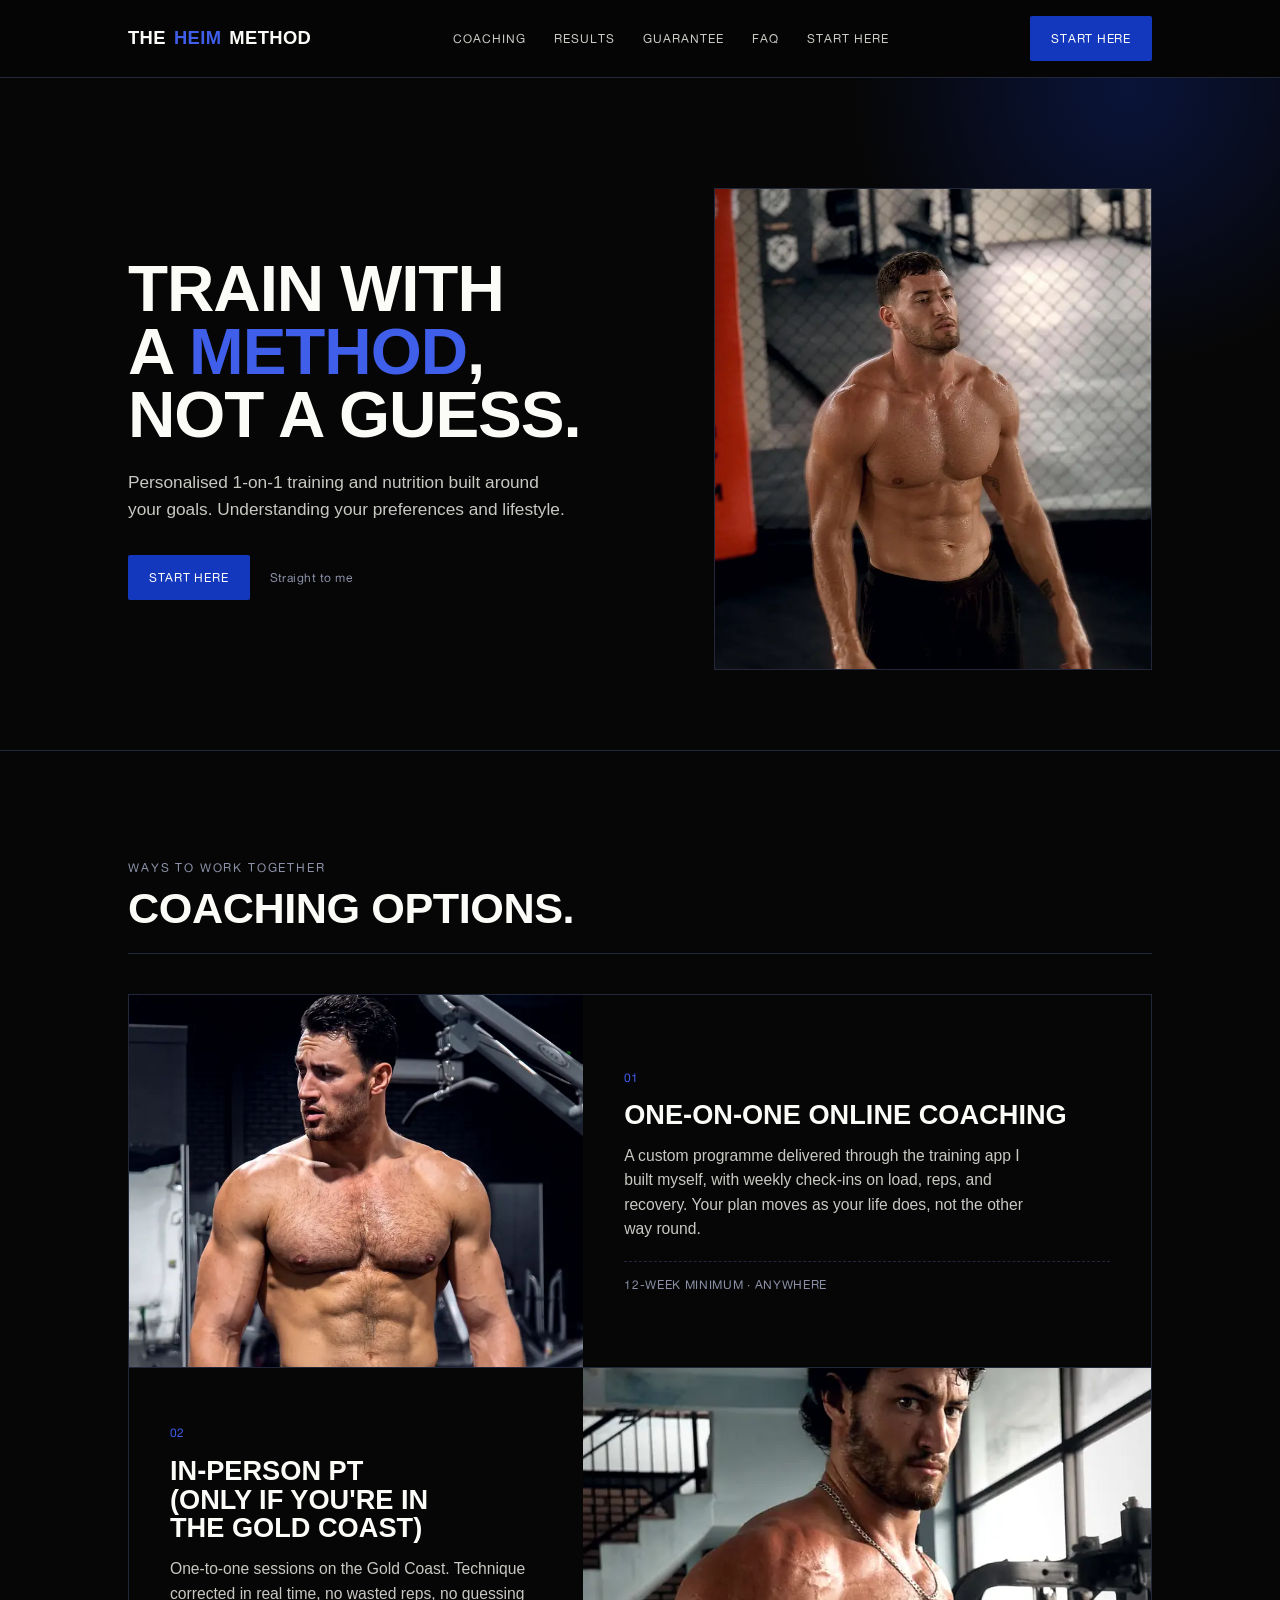
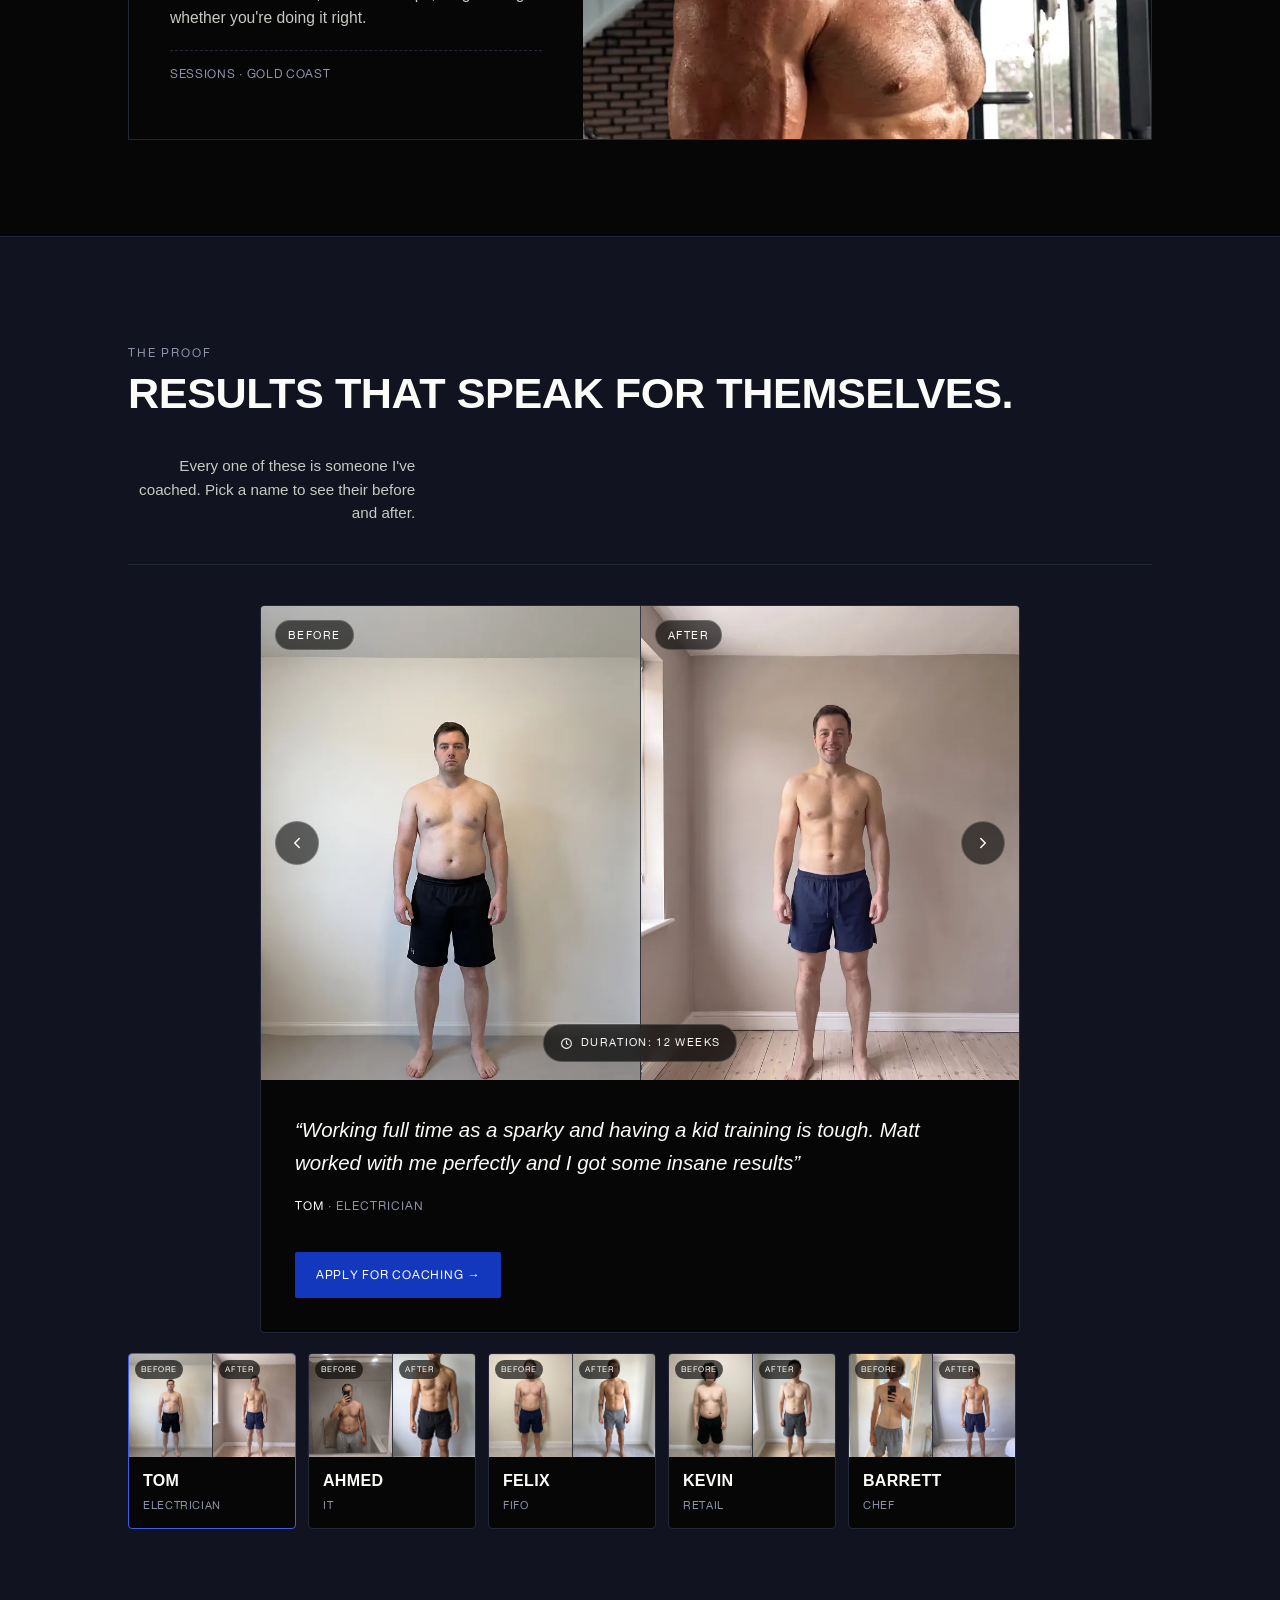
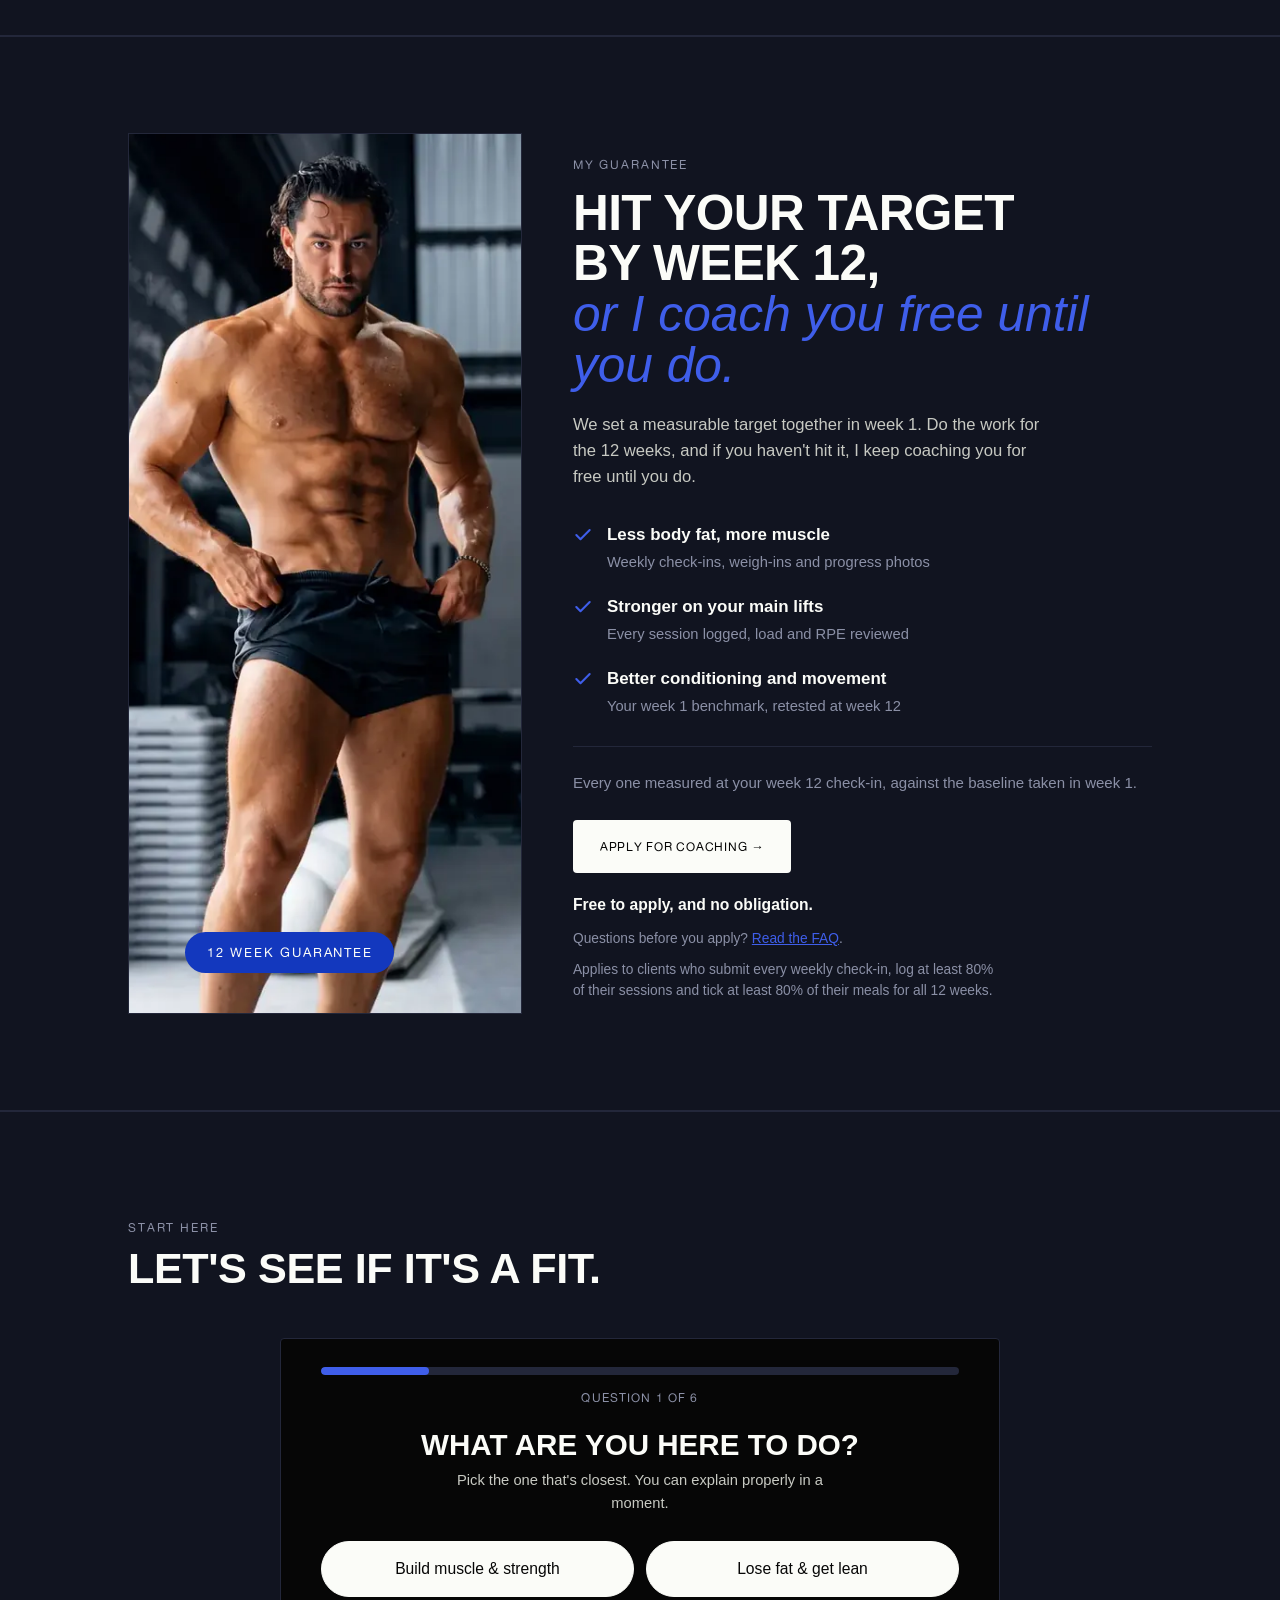
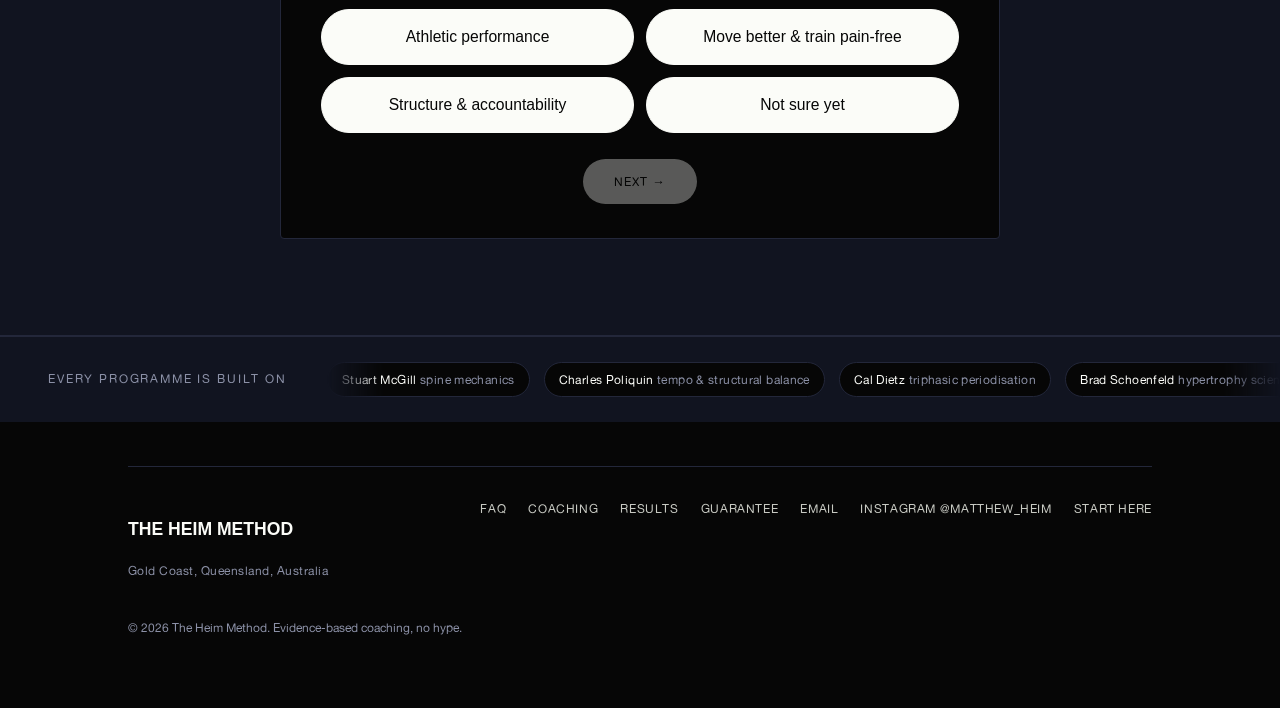
<file: index.html>
<!doctype html>
<html lang="en-AU">
<head>
<meta charset="utf-8">
<meta name="viewport" content="width=device-width, initial-scale=1">
<meta http-equiv="Content-Security-Policy" content="default-src 'self'; base-uri 'none'; object-src 'none'; script-src 'self' 'unsafe-inline' https://static.cloudflareinsights.com https://challenges.cloudflare.com; style-src 'self' 'unsafe-inline' https://fonts.googleapis.com; font-src 'self' https://fonts.gstatic.com; img-src 'self' data:; connect-src 'self' https://script.google.com https://script.googleusercontent.com https://cloudflareinsights.com; frame-src https://challenges.cloudflare.com; form-action 'self'; upgrade-insecure-requests">
<meta name="referrer" content="strict-origin-when-cross-origin">
<title>The Heim Method | Evidence-Based Coaching, Gold Coast</title>
<meta name="description" content="Evidence-based online and in-person personal training with Matthew Heim in Gold Coast, Queensland. Coaching for Australia and New Zealand. One-on-one coaching, in-person PT, and standalone training programmes.">
<meta name="color-scheme" content="dark">
<link rel="preconnect" href="https://fonts.googleapis.com">
<link rel="preconnect" href="https://fonts.gstatic.com" crossorigin>
<link href="https://fonts.googleapis.com/css2?family=Barlow:ital,wght@0,400;0,500;0,600;1,400;1,500&family=Barlow+Condensed:wght@600;700;800&display=swap" rel="stylesheet">
<link rel="preload" href="fonts/AlteHaasGrotesk-Regular.woff2" as="font" type="font/woff2" crossorigin>
<link rel="stylesheet" href="styles.css?v=5">
</head>
<body>

<header class="site-header">
  <div class="wrap">
    <a class="brand" href="#top">THE <span class="dot">HEIM</span> METHOD</a>
    <nav class="primary-nav">
      <a href="#coaching">Coaching</a>
      <a href="#results">Results</a>
      <a href="#guarantee">Guarantee</a>
      <a href="faq.html">FAQ</a>
      <a href="#start-here">Start Here</a>
    </nav>
    <button type="button" class="nav-toggle" id="navToggle" aria-expanded="false" aria-controls="mobileNav" aria-label="Open menu">
      <span class="nav-bars" aria-hidden="true"><i></i><i></i><i></i></span>
    </button>
    <a class="btn btn-primary header-cta" href="#start-here">Start Here</a>
  </div>
  <div class="mobile-nav" id="mobileNav">
    <div>
      <nav class="mobile-nav-inner" aria-label="Menu">
        <a href="#coaching">Coaching</a>
        <a href="#results">Results</a>
        <a href="#guarantee">Guarantee</a>
        <a href="faq.html">FAQ</a>
        <a href="#start-here">Start Here</a>
      </nav>
    </div>
  </div>
</header>

<main id="top">

  <section class="hero">
    <div class="wrap hero-grid">
      <div class="hero-copy">
        <h1>Train with a <em>method</em>, not a guess.</h1>
        <p class="hero-sub">Personalised 1-on-1 training and nutrition built around your goals. Understanding your preferences and lifestyle.</p>
        <div class="hero-actions">
          <a class="btn btn-primary" href="#start-here">Start Here</a>
          <span class="hero-meta">Straight to me</span>
        </div>
      </div>
      <div class="hero-media">
        <picture>
          <source media="(max-width:860px)" srcset="img/shot1-tall.webp">
          <img src="img/shot1-wide.webp" alt="Matthew Heim standing inside the MMA cage at his Gold Coast gym" width="1600" height="900" fetchpriority="high">
        </picture>
      </div>
    </div>
  </section>

  <section id="coaching">
    <div class="wrap">
      <div class="section-head">
        <div>
          <p class="eyebrow">Ways to work together</p>
          <h2>Coaching options.</h2>
        </div>
      </div>
      <div class="split-rows">
        <article class="split">
          <div class="split-media">
            <img src="img/shot3-portrait.webp" alt="Matthew Heim resting between sets beside a cable machine" width="760" height="950" loading="lazy">
          </div>
          <div class="split-copy">
            <span class="num">01</span>
            <h3>One-on-one online coaching</h3>
            <p>A custom programme delivered through the training app I built myself, with weekly check-ins on load, reps, and recovery. Your plan moves as your life does, not the other way round.</p>
            <span class="tag">12-week minimum · Anywhere</span>
          </div>
        </article>
        <article class="split flip">
          <div class="split-media">
            <img src="img/shot5-portrait.webp" alt="Matthew Heim holding a loaded EZ bar beside the gym window" width="760" height="950" loading="lazy">
          </div>
          <div class="split-copy">
            <span class="num">02</span>
            <h3>In-person PT (only if you're in the Gold Coast)</h3>
            <p>One-to-one sessions on the Gold Coast. Technique corrected in real time, no wasted reps, no guessing whether you're doing it right.</p>
            <span class="tag">Sessions · Gold Coast</span>
          </div>
        </article>
      </div>
    </div>
  </section>

  <section class="results" id="results">
    <div class="wrap">
      <div class="section-head">
        <div>
          <p class="eyebrow">The proof</p>
          <h2>Results that speak for themselves.</h2>
        </div>
        <p class="section-note">Every one of these is someone I've coached. Pick a name to see their before and after.</p>
      </div>

      <div class="transform-shell">
        <div class="ba-stage">
          <button type="button" class="carousel-btn prev" id="tPrev" aria-label="Previous client">
            <svg viewBox="0 0 24 24" fill="none" stroke="currentColor" stroke-width="2" stroke-linecap="round" stroke-linejoin="round" aria-hidden="true"><polyline points="15 18 9 12 15 6"></polyline></svg>
          </button>
          <div class="ba-pair">
            <div class="ba-half">
              <span class="ba-label">Before</span>
              <img id="tBefore" alt="" hidden>
              <div class="ba-empty" id="tBeforeEmpty"><strong>Before</strong><span>Photo to be added</span></div>
            </div>
            <div class="ba-half">
              <span class="ba-label">After</span>
              <img id="tAfter" alt="" hidden>
              <div class="ba-empty" id="tAfterEmpty"><strong>After</strong><span>Photo to be added</span></div>
            </div>
          </div>
          <span class="duration-pill" id="tDuration">
            <svg viewBox="0 0 24 24" fill="none" stroke="currentColor" stroke-width="2" stroke-linecap="round" stroke-linejoin="round" aria-hidden="true"><circle cx="12" cy="12" r="9"></circle><polyline points="12 7 12 12 15 14"></polyline></svg>
            <span id="tDurationText">Duration:</span>
          </span>
          <button type="button" class="carousel-btn next" id="tNext" aria-label="Next client">
            <svg viewBox="0 0 24 24" fill="none" stroke="currentColor" stroke-width="2" stroke-linecap="round" stroke-linejoin="round" aria-hidden="true"><polyline points="9 18 15 12 9 6"></polyline></svg>
          </button>
        </div>
        <div class="transform-body">
          <p class="transform-quote" id="tQuote">Client testimonial to be added.</p>
          <p class="transform-attr" id="tAttr"><b>Client name</b> · Occupation</p>
          <a class="btn btn-primary" href="#start-here">Apply for coaching →</a>
        </div>
      </div>

      <div class="thumb-strip" id="thumbStrip" role="tablist" aria-label="Client transformations"></div>
    </div>
  </section>

  <section class="guarantee" id="guarantee">
    <div class="wrap">
      <div class="split g-split">
      <div class="split-media g-media">
        <img src="img/shot4-portrait.webp" alt="Matthew Heim on the training floor of a warehouse gym" width="760" height="950" loading="lazy">
        <span class="band-pill">12 Week Guarantee</span>
      </div>
      <div class="g-inner">
        <p class="eyebrow">My guarantee</p>
        <h2 class="g-head">Hit your target by week 12,<br><em>or I coach you free until you do.</em></h2>
        <p class="g-body">We set a measurable target together in week 1. Do the work for the 12 weeks, and if you haven't hit it, I keep coaching you for free until you do.</p>

        <ul class="tick-list">
          <li>
            <svg viewBox="0 0 24 24" fill="none" stroke="currentColor" stroke-width="2.5" stroke-linecap="round" stroke-linejoin="round" aria-hidden="true"><polyline points="20 6 9 17 4 12"></polyline></svg>
            <div>
              <strong>Less body fat, more muscle</strong>
              <span>Weekly check-ins, weigh-ins and progress photos</span>
            </div>
          </li>
          <li>
            <svg viewBox="0 0 24 24" fill="none" stroke="currentColor" stroke-width="2.5" stroke-linecap="round" stroke-linejoin="round" aria-hidden="true"><polyline points="20 6 9 17 4 12"></polyline></svg>
            <div>
              <strong>Stronger on your main lifts</strong>
              <span>Every session logged, load and RPE reviewed</span>
            </div>
          </li>
          <li>
            <svg viewBox="0 0 24 24" fill="none" stroke="currentColor" stroke-width="2.5" stroke-linecap="round" stroke-linejoin="round" aria-hidden="true"><polyline points="20 6 9 17 4 12"></polyline></svg>
            <div>
              <strong>Better conditioning and movement</strong>
              <span>Your week 1 benchmark, retested at week 12</span>
            </div>
          </li>
        </ul>

        <p class="g-note">Every one measured at your week 12 check-in, against the baseline taken in week 1.</p>

        <a class="btn g-cta" href="#start-here">Apply for coaching →</a>

        <p class="g-free">Free to apply, and no obligation.</p>
        <p class="g-fine">Questions before you apply? <a href="faq.html" style="color:var(--blue-bright);">Read the FAQ</a>.</p>
        <p class="g-fine">Applies to clients who submit every weekly check-in, log at least 80% of their sessions and tick at least 80% of their meals for all 12 weeks.</p>
      </div>
      </div>
    </div>
  </section>

  <section class="intake" id="start-here">
    <div class="wrap">
      <div class="section-head" style="border-bottom:none;margin-bottom:24px;">
        <div>
          <p class="eyebrow">Start Here</p>
          <h2>Let's see if it's a fit.</h2>
        </div>
      </div>

      <div class="funnel-shell">
        <div class="funnel-top">
          <div class="funnel-bar"><i id="funnelBar"></i></div>
          <p class="funnel-count" id="funnelCount">Question 1 of 6</p>
        </div>

        <form id="intake-form" novalidate>

          <div class="fstep" data-step="1">
            <h3>What are you here to do?</h3>
            <p class="hint">Pick the one that's closest. You can explain properly in a moment.</p>
            <div class="opt-grid">
              <label class="opt"><input type="radio" name="Goal" value="Build muscle &amp; strength" required><span>Build muscle &amp; strength</span></label>
              <label class="opt"><input type="radio" name="Goal" value="Lose fat &amp; get lean"><span>Lose fat &amp; get lean</span></label>
              <label class="opt"><input type="radio" name="Goal" value="Athletic performance (MMA, BJJ, sport)"><span>Athletic performance</span></label>
              <label class="opt"><input type="radio" name="Goal" value="Move better &amp; train pain-free"><span>Move better &amp; train pain-free</span></label>
              <label class="opt"><input type="radio" name="Goal" value="Structure &amp; accountability"><span>Structure &amp; accountability</span></label>
              <label class="opt"><input type="radio" name="Goal" value="Not sure yet"><span>Not sure yet</span></label>
            </div>
          </div>

          <div class="fstep" data-step="2" hidden>
            <h3>How old are you?</h3>
            <p class="hint">This changes how recovery and load progression get programmed.</p>
            <div class="opt-grid">
              <label class="opt"><input type="radio" name="Age" value="18-25" required><span>18-25</span></label>
              <label class="opt"><input type="radio" name="Age" value="25-34"><span>25-34</span></label>
              <label class="opt"><input type="radio" name="Age" value="35+"><span>35+</span></label>
            </div>
          </div>

          <div class="fstep" data-step="3" hidden>
            <h3>How do you identify?</h3>
            <p class="hint">Used for programming and nutrition targets only.</p>
            <div class="opt-grid">
              <label class="opt"><input type="radio" name="Identify" value="Male" required><span>Male</span></label>
              <label class="opt"><input type="radio" name="Identify" value="Female"><span>Female</span></label>
              <label class="opt"><input type="radio" name="Identify" value="Prefer not to say"><span>Prefer not to say</span></label>
            </div>
          </div>


          <div class="fstep" data-step="4" hidden>
            <h3>How many days a week can you realistically train?</h3>
            <p class="hint">Be honest, not aspirational. The programme gets built around this number.</p>
            <div class="opt-grid">
              <label class="opt"><input type="radio" name="Training days" value="2 days" required><span>2 days</span></label>
              <label class="opt"><input type="radio" name="Training days" value="3 days"><span>3 days</span></label>
              <label class="opt"><input type="radio" name="Training days" value="4 days"><span>4 days</span></label>
              <label class="opt"><input type="radio" name="Training days" value="5+ days"><span>5+ days</span></label>
            </div>
          </div>


          <div class="fstep" data-step="5" hidden>
            <h3>What are you ready to commit, and what might get in the way?</h3>
            <p class="hint">Optional. Skip it if you'd rather talk it through.</p>
            <textarea name="Commitment" id="commitment" maxlength="2000" placeholder="Time you can give it, what's derailed you before, work or family constraints."></textarea>
          </div>

          <div class="fstep" data-step="6" hidden>
            <h3>Where do I send it?</h3>
            <p class="hint">Straight to me. Nowhere else, no list, no automation.</p>
            <div class="f-field">
              <label for="fullName">Full name</label>
              <input type="text" id="fullName" name="Full name" autocomplete="name" placeholder="Jane Smith" maxlength="80" required>
            </div>
            <div class="f-field">
              <label for="email">Email</label>
              <input type="email" id="email" name="Email" autocomplete="email" placeholder="jane@email.com" maxlength="120" spellcheck="false" required>
            </div>
            <div class="f-field">
              <label for="phone">Phone</label>
              <div class="phone-row">
                <select id="dialCode" name="Dial code" aria-label="Country dialling code">
                  <option value="+61" selected>🇦🇺 +61</option>
                  <option value="+64">🇳🇿 +64</option>
                  <option value="+other">Other</option>
                </select>
                <input type="tel" id="phone" name="Phone" autocomplete="tel" placeholder="4xx xxx xxx" maxlength="24" inputmode="tel" required>
              </div>
            </div>
            <div class="f-field">
              <label for="country">Country</label>
              <select id="country" name="Country" required>
                <option value="Australia" selected>Australia</option>
                <option value="New Zealand">New Zealand</option>
                <option value="Other">Other</option>
              </select>
            </div>
            <div class="f-field">
              <label for="instagram">Instagram handle <span style="text-transform:none;letter-spacing:0;font-family:var(--font-body);">(optional)</span></label>
              <input type="text" id="instagram" name="Instagram" placeholder="@yourhandle" maxlength="40" spellcheck="false">
            </div>
          </div>

          <!-- bots fill this in, humans never see it -->
          <input type="checkbox" name="botcheck" class="hp-field" tabindex="-1" autocomplete="off" aria-hidden="true">

          <!-- how long the form was open. Bots post instantly; the endpoint
               rejects anything under five seconds. -->
          <input type="hidden" name="_elapsed" id="elapsedField" value="">

          <!-- Cloudflare Turnstile renders here once TURNSTILE_SITEKEY is set below -->
          <div id="turnstileSlot"></div>

          <div class="funnel-nav">
            <button type="button" class="fbtn fbtn-back" id="prevBtn" hidden>← Back</button>
            <button type="button" class="fbtn fbtn-next" id="nextBtn" disabled>Next →</button>
            <button type="submit" class="fbtn fbtn-next" id="submitBtn" hidden>Send application</button>
          </div>
        </form>

        <div id="confirm" hidden>
          <div class="confirm-box" id="confirmSent" hidden>
            <h3>It's with me.</h3>
            <p>Your application has been sent. I read every one myself and I'll come back to you directly.</p>
            <p class="confirm-meta">Nothing else for you to do.</p>
          </div>

          <div class="confirm-box" id="confirmFallback" hidden>
            <h3>Almost there.</h3>
            <p>That didn't send automatically. Copy your answers below and email them over, or send them as an Instagram DM, and you'll be in exactly the same queue.</p>
            <textarea id="confirmText" readonly></textarea>
            <a class="btn btn-primary" href="#" id="mailtoRetry">Open email app</a>
            <button type="button" class="btn btn-ghost" id="copyBtn">Copy answers</button>
            <span class="copy-status" id="copyStatus"></span>
          </div>
        </div>
      </div>
    </div>
  </section>

</main>

<div class="method-band" id="method">
  <div class="method-band-inner">
    <p class="eyebrow">Every programme is built on</p>
    <div class="marquee">
      <div class="marquee-track" id="marqueeTrack">
        <span class="pill">Stuart McGill <span>spine mechanics</span></span>
        <span class="pill">Charles Poliquin <span>tempo &amp; structural balance</span></span>
        <span class="pill">Cal Dietz <span>triphasic periodisation</span></span>
        <span class="pill">Brad Schoenfeld <span>hypertrophy science</span></span>
        <span class="pill">Mike Israetel <span>volume landmarks</span></span>
        <span class="pill">Eric Helms <span>RPE prescription</span></span>
        <span class="pill">Ben Patrick / ATG <span>knee &amp; joint health</span></span>
        <span class="pill">Zatsiorsky &amp; Bompa <span>periodisation theory</span></span>
      </div>
    </div>
  </div>
</div>

<footer>
  <div class="wrap">
    <div class="footer-grid">
      <div>
        <p class="footer-brand">The Heim Method</p>
        <p class="hero-meta" style="margin-top:8px;">Gold Coast, Queensland, Australia</p>
      </div>
      <div class="footer-links">
        <a href="faq.html">FAQ</a>
        <a href="#coaching">Coaching</a>
        <a href="#results">Results</a>
        <a href="#guarantee">Guarantee</a>
        <a href="mailto:theheimmethod@gmail.com">Email</a>
        <a href="https://instagram.com/matthew_heim" target="_blank" rel="noopener">Instagram @matthew_heim</a>
        <a href="#start-here">Start Here</a>
      </div>
    </div>
    <p class="footer-fine">© <span id="year"></span> The Heim Method. Evidence-based coaching, no hype.</p>
  </div>
</footer>

<script>
  document.getElementById('year').textContent = new Date().getFullYear();

  // duplicate marquee content once for a seamless loop
  (function(){
    var track = document.getElementById('marqueeTrack');
    if(track){ track.innerHTML += track.innerHTML; }
  })();

  /* ============================================================
     CLIENT TRANSFORMATIONS
     ------------------------------------------------------------
     To add a client: fill in the fields below.
       before / after : path to the image, e.g. "img/mitch-before.jpg"
       name           : first name
       role           : their occupation, e.g. "Electrician"
       duration       : e.g. "12 weeks"
       quote          : the client's own words (leave "" if none yet)
     Leave before/after as "" and the slot shows a placeholder.
     ============================================================ */
  // Real clients, real words. Quotes are reproduced exactly as each client gave them;
  // do not rewrite, tidy or embellish them.

  var CLIENTS = [
    { name:"Tom", role:"Electrician", duration:"12 weeks",
      quote:"Working full time as a sparky and having a kid training is tough. Matt worked with me perfectly and I got some insane results",
      before:"img/client1-before.webp", after:"img/client1-after.webp" },
    { name:"Ahmed", role:"IT", duration:"16 weeks",
      quote:"Being across the world didn't stop Matt from helping me achieve my results. The check in's were absolutely incredible and helped me so much",
      before:"img/client2-before.webp", after:"img/client2-after.webp" },
    { name:"Felix", role:"FIFO", duration:"8 weeks",
      quote:"I wanted to get ready for summer and even though I work in FIFO was able to transform enough that I'm proud of. Highly recommend",
      before:"img/client3-before.webp", after:"img/client3-after.webp" },
    { name:"Kevin", role:"Retail", duration:"12 weeks",
      quote:"Working with Matt was enjoyable and easy. He kept me on track with his daily check ins. Recommend him!",
      before:"img/client4-before.webp", after:"img/client4-after.webp" },
    { name:"Barrett", role:"Chef", duration:"24 weeks",
      quote:"I've never felt like someone could relate so well. At nearly 200cm, gaining weight for me was difficult. Matt knows this and helped plan my diet and training around this. The results speak for itself. AWESOME!",
      before:"img/client5-before.webp", after:"img/client5-after.webp" }
  ];

  (function(){
    var idx = 0;
    var beforeImg = document.getElementById('tBefore');
    var afterImg = document.getElementById('tAfter');
    var beforeEmpty = document.getElementById('tBeforeEmpty');
    var afterEmpty = document.getElementById('tAfterEmpty');
    var durationText = document.getElementById('tDurationText');
    var quoteEl = document.getElementById('tQuote');
    var attrEl = document.getElementById('tAttr');
    var strip = document.getElementById('thumbStrip');

    function setHalf(img, empty, src, alt){
      if(src){
        img.src = src; img.alt = alt; img.hidden = false; empty.hidden = true;
      } else {
        img.removeAttribute('src'); img.hidden = true; empty.hidden = false;
      }
    }

    var durationPill = document.getElementById('tDuration');

    function render(){
      var c = CLIENTS[idx];
      var who = c.name || ('Client ' + (idx + 1));
      var span = c.duration ? ' after ' + c.duration + ' of coaching' : ' after coaching';
      setHalf(beforeImg, beforeEmpty, c.before, who + ' before starting with The Heim Method');
      setHalf(afterImg, afterEmpty, c.after, who + span);

      // anything not filled in yet simply doesn't render
      durationPill.hidden = !c.duration;
      if(c.duration){ durationText.textContent = 'Duration: ' + c.duration; }

      quoteEl.hidden = !c.quote;
      if(c.quote){ quoteEl.textContent = '“' + c.quote + '”'; }

      attrEl.hidden = !(c.name || c.role);
      if(c.name || c.role){
        attrEl.innerHTML = c.name ? '<b>' + c.name + '</b>' + (c.role ? ' · ' + c.role : '') : c.role;
      }

      Array.prototype.forEach.call(strip.children, function(el, i){
        el.setAttribute('aria-selected', i === idx ? 'true' : 'false');
      });
    }

    function buildStrip(){
      CLIENTS.forEach(function(c, i){
        var b = document.createElement('button');
        b.type = 'button';
        b.className = 'thumb';
        b.setAttribute('role','tab');
        b.setAttribute('aria-selected', i === 0 ? 'true' : 'false');
        b.setAttribute('aria-label', 'See ' + (c.name || ('client ' + (i + 1))) + "'s before and after");
        var lazy = ' loading="lazy" width="700" height="875"';
        var beforeInner = c.before ? '<img src="' + c.before + '" alt=""' + lazy + '>' : '';
        var afterInner = c.after ? '<img src="' + c.after + '" alt=""' + lazy + '>' : '';
        b.innerHTML =
          '<div class="thumb-pair">' +
            '<div class="thumb-half"><span class="thumb-tag">Before</span>' + beforeInner + '</div>' +
            '<div class="thumb-half"><span class="thumb-tag">After</span>' + afterInner + '</div>' +
          '</div>' +
          '<div class="thumb-meta">' +
            '<div class="thumb-name">' + (c.name || String(i + 1).padStart(2, '0')) + '</div>' +
            (c.role ? '<div class="thumb-role">' + c.role + '</div>' : '') +
          '</div>';
        b.addEventListener('click', function(){ idx = i; render(); });
        strip.appendChild(b);
      });
    }

    document.getElementById('tPrev').addEventListener('click', function(){
      idx = (idx - 1 + CLIENTS.length) % CLIENTS.length; render();
    });
    document.getElementById('tNext').addEventListener('click', function(){
      idx = (idx + 1) % CLIENTS.length; render();
    });

    buildStrip();
    render();
  })();

  /* ---------------- multi-step funnel form ---------------- */
  var form = document.getElementById('intake-form');
  var steps = Array.prototype.slice.call(form.querySelectorAll('.fstep'));
  var totalSteps = steps.length;
  var current = 1;

  var prevBtn = document.getElementById('prevBtn');
  var nextBtn = document.getElementById('nextBtn');
  var submitBtn = document.getElementById('submitBtn');
  var bar = document.getElementById('funnelBar');
  var countEl = document.getElementById('funnelCount');

  function currentStepEl(){ return steps[current - 1]; }

  function stepAnswered(){
    var el = currentStepEl();
    var radios = el.querySelectorAll('input[type="radio"]');
    if(radios.length){
      return Array.prototype.some.call(radios, function(r){ return r.checked; });
    }
    var required = el.querySelectorAll('[required]');
    for(var i = 0; i < required.length; i++){
      if(!required[i].value.trim()) return false;
    }
    return true;
  }

  function syncButtons(){
    var ok = stepAnswered();
    nextBtn.disabled = !ok;
    submitBtn.disabled = !ok;
  }

  function renderStep(){
    steps.forEach(function(s){
      s.hidden = parseInt(s.getAttribute('data-step'), 10) !== current;
    });
    bar.style.width = Math.round((current / totalSteps) * 100) + '%';
    countEl.textContent = 'Question ' + current + ' of ' + totalSteps;
    prevBtn.hidden = current === 1;
    nextBtn.hidden = current === totalSteps;
    submitBtn.hidden = current !== totalSteps;
    syncButtons();
  }

  form.addEventListener('change', syncButtons);
  form.addEventListener('input', syncButtons);

  // the step animation needs to know which way we're travelling, so forward and
  // back enter from opposite sides instead of every step arriving identically
  function go(delta){
    form.classList.toggle('is-back', delta < 0);
    current += delta;
    renderStep();
  }

  nextBtn.addEventListener('click', function(){
    if(!stepAnswered()) return;
    if(current < totalSteps){ go(1); }
  });

  prevBtn.addEventListener('click', function(){
    if(current > 1){ go(-1); }
  });

  function buildSummary(){
    var fd = new FormData(form);
    var lines = [];
    fd.forEach(function(value, key){
      if(String(value).trim() === '') return;
      // internal fields: never show these to the applicant
      if(key === 'botcheck' || key === '_elapsed' || key.indexOf('cf-turnstile') === 0) return;
      lines.push(key + ': ' + value);
    });
    return lines.join('\n');
  }

  function buildMailto(){
    var name = document.getElementById('fullName').value || 'New applicant';
    var subject = 'Start Here application: ' + name;
    var body = buildSummary();
    return 'mailto:theheimmethod@gmail.com?subject=' + encodeURIComponent(subject) + '&body=' + encodeURIComponent(body);
  }

  // Google Apps Script web app. Everything lands in Matthew's own Google account:
  // one row per application in the Sheet, plus an email. Replace with the /exec URL
  // from Deploy > New deployment. See HeimMethod-Applications.gs for the script.
  var ENDPOINT = 'https://script.google.com/macros/s/AKfycbx-j66q895XzfI3Cy04aJXaedlozc0bg_iizKV7pemNygPtH_inFBu3xU7W6iMohDs/exec';

  // ---------- bot protection ----------
  // This URL is public: a static page has to carry it in its source, and no
  // amount of client-side cleverness hides it. So the real checks all live
  // server-side in the Apps Script. What the page does is give that script
  // things to check: a honeypot, how long the form was open, and a Turnstile
  // token once one is configured.

  // Paste the Turnstile site key from Cloudflare > Turnstile to switch it on.
  // Left empty, the form works exactly as it does now.
  var TURNSTILE_SITEKEY = '';

  var formOpenedAt = Date.now();

  if (TURNSTILE_SITEKEY) {
    var ts = document.createElement('script');
    ts.src = 'https://challenges.cloudflare.com/turnstile/v0/api.js';
    ts.async = true;
    ts.defer = true;
    document.head.appendChild(ts);

    var slot = document.getElementById('turnstileSlot');
    slot.className = 'cf-turnstile';
    slot.setAttribute('data-sitekey', TURNSTILE_SITEKEY);
    slot.setAttribute('data-theme', 'dark');
    slot.setAttribute('data-size', 'flexible');
  }

  function showResult(sent){
    var wrap = document.getElementById('confirm');
    document.getElementById('confirmSent').hidden = !sent;
    document.getElementById('confirmFallback').hidden = sent;
    if(!sent){
      document.getElementById('confirmText').value = buildSummary();
      document.getElementById('mailtoRetry').setAttribute('href', buildMailto());
    }
    form.hidden = true;
    wrap.hidden = false;
    wrap.scrollIntoView({block:'start', behavior:'smooth'});
  }

  form.addEventListener('submit', function(e){
    e.preventDefault();
    if(!stepAnswered()) return;
    if(submitBtn.dataset.busy === '1') return;

    // feedback during the send, not only at the end
    submitBtn.dataset.busy = '1';
    submitBtn.disabled = true;
    var label = submitBtn.textContent;
    submitBtn.textContent = 'Sending…';

    // url-encoded keeps this a "simple" request, so the browser sends it straight
    // through with no CORS preflight, which Apps Script does not answer
    document.getElementById('elapsedField').value =
      String(Math.round((Date.now() - formOpenedAt) / 1000));

    var payload = new URLSearchParams();
    new FormData(form).forEach(function(value, key){
      if(String(value).trim() !== '') payload.append(key, value);
    });

    fetch(ENDPOINT, {
      method: 'POST',
      body: payload,
      redirect: 'follow'
    })
    .then(function(r){ return r.json().catch(function(){ return {success: r.ok}; }); })
    .then(function(data){
      if(data && data.success){ showResult(true); }
      else { throw new Error((data && data.message) || 'rejected'); }
    })
    .catch(function(){
      // offline, blocked, key not set: never lose the application
      showResult(false);
    })
    .then(function(){
      submitBtn.dataset.busy = '0';
      submitBtn.disabled = false;
      submitBtn.textContent = label;
    });
  });

  document.getElementById('copyBtn').addEventListener('click', function(){
    var status = document.getElementById('copyStatus');
    var text = document.getElementById('confirmText').value;
    if(navigator.clipboard && navigator.clipboard.writeText){
      navigator.clipboard.writeText(text).then(function(){
        status.textContent = 'Copied.';
      }).catch(function(){
        status.textContent = 'Select the text above and copy manually.';
      });
    } else {
      status.textContent = 'Select the text above and copy manually.';
    }
    setTimeout(function(){ status.textContent = ''; }, 4000);
  });

  renderStep();

  // ---------- mobile menu ----------
  (function(){
    var toggle = document.getElementById('navToggle');
    var panel  = document.getElementById('mobileNav');
    if(!toggle || !panel) return;

    function setOpen(open){
      panel.classList.toggle('is-open', open);
      toggle.setAttribute('aria-expanded', open ? 'true' : 'false');
      toggle.setAttribute('aria-label', open ? 'Close menu' : 'Open menu');
    }

    toggle.addEventListener('click', function(e){
      e.stopPropagation();
      setOpen(toggle.getAttribute('aria-expanded') !== 'true');
    });

    // picking a link is the end of the interaction, so the menu closes with it
    panel.addEventListener('click', function(e){
      if(e.target.closest('a')) setOpen(false);
    });

    // tapping anywhere else, or Escape, dismisses it
    document.addEventListener('click', function(e){
      if(!panel.contains(e.target) && !toggle.contains(e.target)) setOpen(false);
    });
    document.addEventListener('keydown', function(e){
      if(e.key === 'Escape' && toggle.getAttribute('aria-expanded') === 'true'){
        setOpen(false);
        toggle.focus();
      }
    });

    // never leave it stuck open when the desktop nav takes over
    window.addEventListener('resize', function(){
      if(window.innerWidth > 860) setOpen(false);
    });
  })();
</script>


<!-- Cloudflare Web Analytics: page views and visitors, no cookies, so no consent banner needed -->
<script type='module' src='https://static.cloudflareinsights.com/beacon.min.js' data-cf-beacon='{"token": "ab3bb8fbccd74e378ee576e9fa3401e2"}'></script>
<!-- End Cloudflare Web Analytics -->
</body>
</html>
</file>
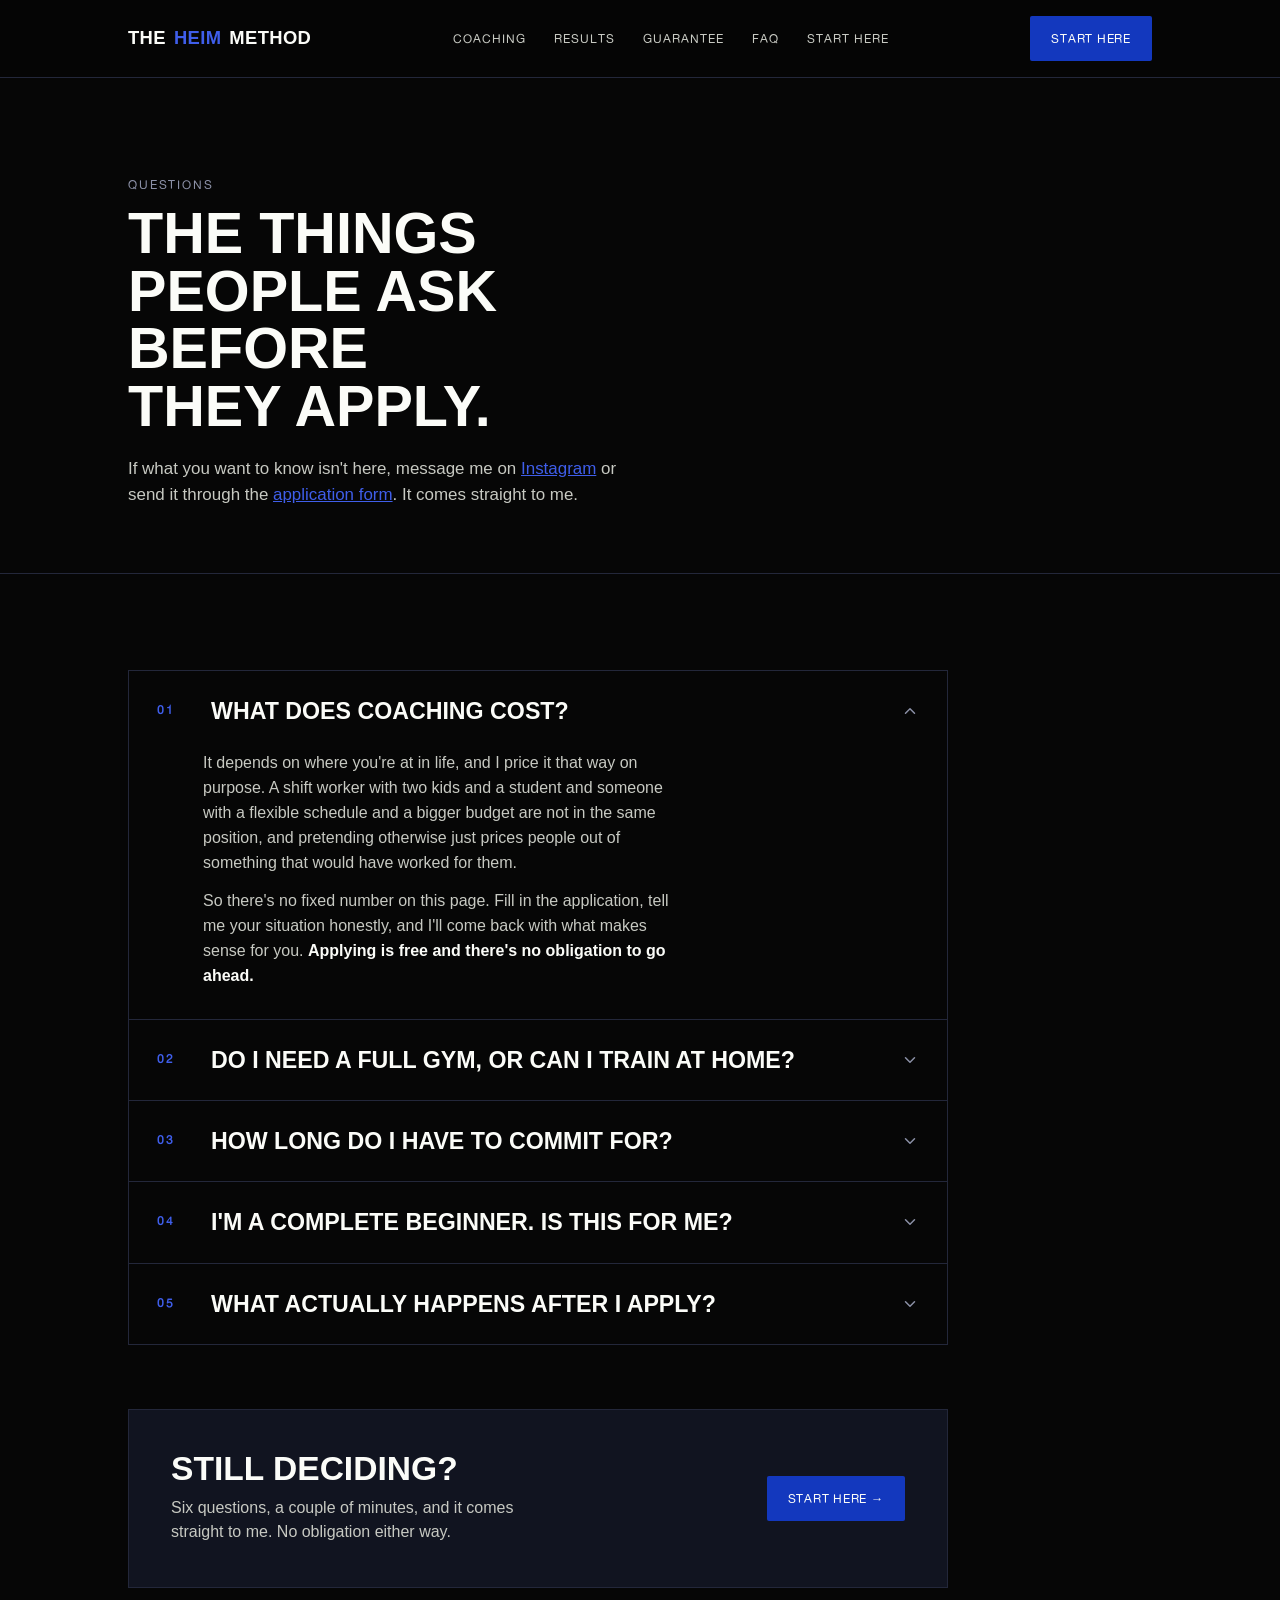
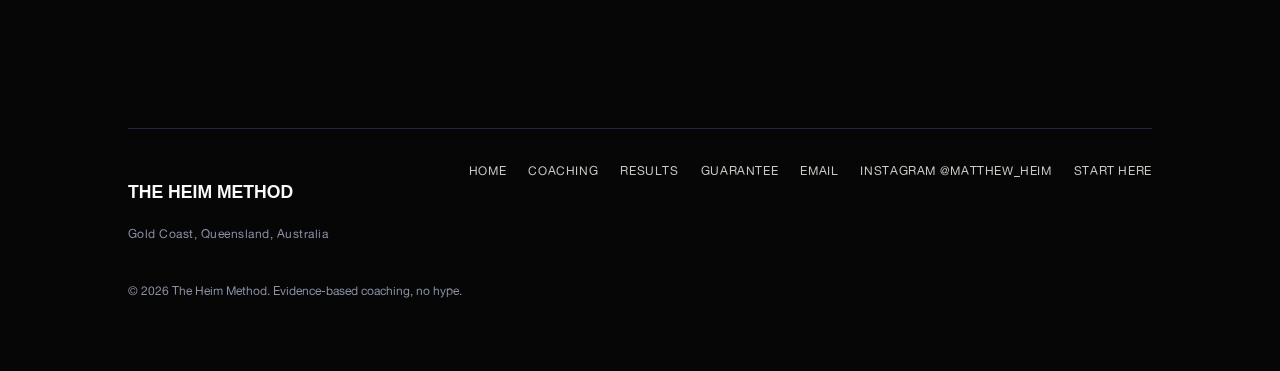
<file: faq.html>
<!doctype html>
<html lang="en-AU">
<head>
<meta charset="utf-8">
<meta name="viewport" content="width=device-width, initial-scale=1">
<meta http-equiv="Content-Security-Policy" content="default-src 'self'; base-uri 'none'; object-src 'none'; script-src 'self' 'unsafe-inline' https://static.cloudflareinsights.com https://challenges.cloudflare.com; style-src 'self' 'unsafe-inline' https://fonts.googleapis.com; font-src 'self' https://fonts.gstatic.com; img-src 'self' data:; connect-src 'self' https://cloudflareinsights.com; frame-src https://challenges.cloudflare.com; form-action 'self'; upgrade-insecure-requests">
<meta name="referrer" content="strict-origin-when-cross-origin">
<title>FAQ | The Heim Method</title>
<meta name="description" content="Common questions about coaching with Matthew Heim: what it costs, what equipment you need, how long it runs, whether beginners and injuries are welcome, and what happens after you apply.">
<meta name="color-scheme" content="dark">
<link rel="preconnect" href="https://fonts.googleapis.com">
<link rel="preconnect" href="https://fonts.gstatic.com" crossorigin>
<link href="https://fonts.googleapis.com/css2?family=Barlow:ital,wght@0,400;0,500;0,600;1,400;1,500&family=Barlow+Condensed:wght@600;700;800&display=swap" rel="stylesheet">
<link rel="preload" href="fonts/AlteHaasGrotesk-Regular.woff2" as="font" type="font/woff2" crossorigin>
<link rel="stylesheet" href="styles.css?v=5">
<style>
  /* ---------- FAQ page ---------- */
  .faq-hero{
    padding:clamp(48px,7vw,86px) 0 clamp(32px,4vw,48px);
    border-bottom:1px solid var(--card-line);
  }
  .faq-hero h1{font-size:clamp(2.3rem,5vw,3.6rem);max-width:16ch;}
  .faq-hero .lede{
    margin-top:20px;
    max-width:52ch;
    font-size:1.06rem;
    color:var(--paper-dim);
  }
  .faq-list{
    max-width:820px;
    display:flex;
    flex-direction:column;
    gap:1px;
    background:var(--card-line);
    border:1px solid var(--card-line);
  }
  .faq-item{background:var(--ink);}
  .faq-item summary{
    list-style:none;
    cursor:pointer;
    display:flex;
    align-items:flex-start;
    justify-content:space-between;
    gap:20px;
    padding:clamp(20px,2.4vw,28px);
    font-family:var(--font-display);
    text-transform:uppercase;
    font-weight:800;
    font-size:clamp(1.1rem,2.1vw,1.45rem);
    line-height:1.05;
  }
  .faq-item summary::-webkit-details-marker{display:none;}
  .faq-item summary:hover{background:#0c0c0f;}
  .faq-item summary:focus-visible{outline:2px solid var(--blue-bright);outline-offset:-2px;}
  .faq-q-no{
    font-family:var(--font-mono);
    font-size:0.72rem;
    letter-spacing:0.14em;
    color:var(--blue-bright);
    flex:none;
    padding-top:5px;
    min-width:34px;
  }
  .faq-q-text{flex:1;}
  .faq-chev{
    flex:none;
    width:18px;
    height:18px;
    margin-top:3px;
    color:var(--mono-text);
    transition:transform .18s ease;
  }
  .faq-item[open] .faq-chev{transform:rotate(180deg);}
  .faq-a{
    padding:0 clamp(20px,2.4vw,28px) clamp(22px,2.4vw,30px) clamp(54px,6vw,74px);
    color:var(--paper-dim);
    max-width:64ch;
  }
  .faq-a p{margin:0 0 14px;}
  .faq-a p:last-child{margin-bottom:0;}
  .faq-a strong{color:var(--paper);font-weight:600;}
  .faq-a a{color:var(--blue-bright);}

  .faq-cta{
    margin-top:clamp(40px,5vw,64px);
    max-width:820px;
    border:1px solid var(--card-line);
    background:var(--card);
    padding:clamp(26px,3.4vw,42px);
    display:flex;
    align-items:center;
    justify-content:space-between;
    gap:24px;
    flex-wrap:wrap;
  }
  .faq-cta h2{font-size:clamp(1.5rem,3vw,2.1rem);}
  .faq-cta p{margin:10px 0 0;color:var(--paper-dim);max-width:44ch;}

  @media (max-width:620px){
    .faq-a{padding-left:clamp(20px,5vw,28px);}
    .faq-cta{flex-direction:column;align-items:flex-start;}
  }
</style>
</head>
<body>

<header class="site-header">
  <div class="wrap">
    <a class="brand" href="index.html">THE <span class="dot">HEIM</span> METHOD</a>
    <nav class="primary-nav">
      <a href="index.html#coaching">Coaching</a>
      <a href="index.html#results">Results</a>
      <a href="index.html#guarantee">Guarantee</a>
      <a href="faq.html" aria-current="page">FAQ</a>
      <a href="index.html#start-here">Start Here</a>
    </nav>
    <button type="button" class="nav-toggle" id="navToggle" aria-expanded="false" aria-controls="mobileNav" aria-label="Open menu">
      <span class="nav-bars" aria-hidden="true"><i></i><i></i><i></i></span>
    </button>
    <a class="btn btn-primary header-cta" href="index.html#start-here">Start Here</a>
  </div>
  <div class="mobile-nav" id="mobileNav">
    <div>
      <nav class="mobile-nav-inner" aria-label="Menu">
        <a href="index.html#coaching">Coaching</a>
        <a href="index.html#results">Results</a>
        <a href="index.html#guarantee">Guarantee</a>
        <a href="faq.html" aria-current="page">FAQ</a>
        <a href="index.html#start-here">Start Here</a>
      </nav>
    </div>
  </div>
</header>

<main id="top">

  <section class="faq-hero">
    <div class="wrap">
      <p class="eyebrow">Questions</p>
      <h1>The things people ask before they apply.</h1>
      <p class="lede">If what you want to know isn't here, message me on <a href="https://instagram.com/matthew_heim" target="_blank" rel="noopener" style="color:var(--blue-bright);">Instagram</a> or send it through the <a href="index.html#start-here" style="color:var(--blue-bright);">application form</a>. It comes straight to me.</p>
    </div>
  </section>

  <section>
    <div class="wrap">
      <div class="faq-list">

        <details class="faq-item" open>
          <summary>
            <span class="faq-q-no">01</span>
            <span class="faq-q-text">What does coaching cost?</span>
            <svg class="faq-chev" viewBox="0 0 24 24" fill="none" stroke="currentColor" stroke-width="2" stroke-linecap="round" stroke-linejoin="round" aria-hidden="true"><polyline points="6 9 12 15 18 9"></polyline></svg>
          </summary>
          <div class="faq-a">
            <p>It depends on where you're at in life, and I price it that way on purpose. A shift worker with two kids and a student and someone with a flexible schedule and a bigger budget are not in the same position, and pretending otherwise just prices people out of something that would have worked for them.</p>
            <p>So there's no fixed number on this page. Fill in the application, tell me your situation honestly, and I'll come back with what makes sense for you. <strong>Applying is free and there's no obligation to go ahead.</strong></p>
          </div>
        </details>

        <details class="faq-item">
          <summary>
            <span class="faq-q-no">02</span>
            <span class="faq-q-text">Do I need a full gym, or can I train at home?</span>
            <svg class="faq-chev" viewBox="0 0 24 24" fill="none" stroke="currentColor" stroke-width="2" stroke-linecap="round" stroke-linejoin="round" aria-hidden="true"><polyline points="6 9 12 15 18 9"></polyline></svg>
          </summary>
          <div class="faq-a">
            <p>Either works. <strong>I build the programme around the equipment you actually have</strong>, whether that's a full commercial gym, a garage setup, or a couple of dumbbells and a bench.</p>
            <p>The application asks what you've got access to, and that answer shapes the plan from day one. You won't be handed a programme full of movements you can't do and told to improvise.</p>
          </div>
        </details>

        <details class="faq-item">
          <summary>
            <span class="faq-q-no">03</span>
            <span class="faq-q-text">How long do I have to commit for?</span>
            <svg class="faq-chev" viewBox="0 0 24 24" fill="none" stroke="currentColor" stroke-width="2" stroke-linecap="round" stroke-linejoin="round" aria-hidden="true"><polyline points="6 9 12 15 18 9"></polyline></svg>
          </summary>
          <div class="faq-a">
            <p>Online coaching is a <strong>12-week minimum.</strong> After week 12 it rolls on week to week, and you can cancel with 2 weeks' notice. You also have 48 hours after signing to change your mind.</p>
            <p>That's deliberate. Visible change takes 12 to 16 weeks of consistent work, and the clients on this site who got the biggest changes stayed the course.</p>
            <p>My <a href="index.html#guarantee">12 week guarantee</a> backs it: do the work for the full block, and if you haven't hit the target we set together, I keep coaching you free until you do.</p>
          </div>
        </details>

        <details class="faq-item">
          <summary>
            <span class="faq-q-no">04</span>
            <span class="faq-q-text">I'm a complete beginner. Is this for me?</span>
            <svg class="faq-chev" viewBox="0 0 24 24" fill="none" stroke="currentColor" stroke-width="2" stroke-linecap="round" stroke-linejoin="round" aria-hidden="true"><polyline points="6 9 12 15 18 9"></polyline></svg>
          </summary>
          <div class="faq-a">
            <p>Yes. <strong>Beginners are welcome, and so is anyone carrying an old injury or a niggle.</strong> Both get programmed around rather than ignored.</p>
            <p>Starting from zero is genuinely an advantage: nothing to un-learn, and the first block of progress comes fast. If you're carrying something, tell me about it in the application and the plan gets built with it in mind.</p>
            <p>If you're on the Gold Coast and would rather be shown the movements in person before going online, <a href="index.html#coaching">in-person PT</a> is the better starting point.</p>
          </div>
        </details>

        <details class="faq-item">
          <summary>
            <span class="faq-q-no">05</span>
            <span class="faq-q-text">What actually happens after I apply?</span>
            <svg class="faq-chev" viewBox="0 0 24 24" fill="none" stroke="currentColor" stroke-width="2" stroke-linecap="round" stroke-linejoin="round" aria-hidden="true"><polyline points="6 9 12 15 18 9"></polyline></svg>
          </summary>
          <div class="faq-a">
            <p>The form opens your email app with your answers filled in. You hit send, and it lands in my inbox. <strong>No mailing list, no automated sequence, no sales team.</strong> I read it myself.</p>
            <p>I come back to you with which option fits, what it would cost in your situation, and what the first block would look like. If it isn't a fit, I'll tell you that too.</p>
            <p>Everything after that runs through the training app I built: your programme, your logged sets, and weekly check-ins on load, reps and recovery.</p>
          </div>
        </details>

      </div>

      <div class="faq-cta">
        <div>
          <h2>Still deciding?</h2>
          <p>Six questions, a couple of minutes, and it comes straight to me. No obligation either way.</p>
        </div>
        <a class="btn btn-primary" href="index.html#start-here">Start Here →</a>
      </div>
    </div>
  </section>

</main>

<footer>
  <div class="wrap">
    <div class="footer-grid">
      <div>
        <p class="footer-brand">The Heim Method</p>
        <p class="hero-meta" style="margin-top:8px;">Gold Coast, Queensland, Australia</p>
      </div>
      <div class="footer-links">
        <a href="index.html">Home</a>
        <a href="index.html#coaching">Coaching</a>
        <a href="index.html#results">Results</a>
        <a href="index.html#guarantee">Guarantee</a>
        <a href="mailto:theheimmethod@gmail.com">Email</a>
        <a href="https://instagram.com/matthew_heim" target="_blank" rel="noopener">Instagram @matthew_heim</a>
        <a href="index.html#start-here">Start Here</a>
      </div>
    </div>
    <p class="footer-fine">© <span id="year"></span> The Heim Method. Evidence-based coaching, no hype.</p>
  </div>
</footer>

<script>
  document.getElementById('year').textContent = new Date().getFullYear();

  // ---------- mobile menu ----------
  (function(){
    var toggle = document.getElementById('navToggle');
    var panel  = document.getElementById('mobileNav');
    if(!toggle || !panel) return;

    function setOpen(open){
      panel.classList.toggle('is-open', open);
      toggle.setAttribute('aria-expanded', open ? 'true' : 'false');
      toggle.setAttribute('aria-label', open ? 'Close menu' : 'Open menu');
    }

    toggle.addEventListener('click', function(e){
      e.stopPropagation();
      setOpen(toggle.getAttribute('aria-expanded') !== 'true');
    });

    // picking a link is the end of the interaction, so the menu closes with it
    panel.addEventListener('click', function(e){
      if(e.target.closest('a')) setOpen(false);
    });

    // tapping anywhere else, or Escape, dismisses it
    document.addEventListener('click', function(e){
      if(!panel.contains(e.target) && !toggle.contains(e.target)) setOpen(false);
    });
    document.addEventListener('keydown', function(e){
      if(e.key === 'Escape' && toggle.getAttribute('aria-expanded') === 'true'){
        setOpen(false);
        toggle.focus();
      }
    });

    // never leave it stuck open when the desktop nav takes over
    window.addEventListener('resize', function(){
      if(window.innerWidth > 860) setOpen(false);
    });
  })();
</script>


<!-- Cloudflare Web Analytics: page views and visitors, no cookies, so no consent banner needed -->
<script type='module' src='https://static.cloudflareinsights.com/beacon.min.js' data-cf-beacon='{"token": "ab3bb8fbccd74e378ee576e9fa3401e2"}'></script>
<!-- End Cloudflare Web Analytics -->
</body>
</html>
</file>
<file: styles.css>
/* Alte Haas Grotesk carries every label, button and nav item on the site */
  @font-face{
    font-family:'Alte Haas Grotesk';
    src:url('fonts/AlteHaasGrotesk-Regular.woff2') format('woff2');
    font-weight:400;
    font-style:normal;
    font-display:swap;
  }

  :root{
    --ink:#060606;
    --card:#111420;
    --card-line:#23273a;
    --paper:#FBFCF8;
    --paper-dim:#c7c9c2;
    --blue:#1338BE;
    --blue-bright:#3f5eea;
    --red:#D21404;
    --mono-text:#8b90a6;
    --font-display:'Barlow Condensed',Impact,'Arial Narrow',sans-serif;
    --font-body:'Barlow','Helvetica Neue',Helvetica,Arial,sans-serif;
    /* still called --font-mono so every existing rule picks it up */
    --font-mono:'Alte Haas Grotesk','Helvetica Neue',Helvetica,Arial,sans-serif;
  }

  *,*::before,*::after{box-sizing:border-box;}
  [hidden]{display:none !important;}
  html{scroll-behavior:smooth;}
  @media (prefers-reduced-motion: reduce){
    html{scroll-behavior:auto;}
    *,*::before,*::after{animation-duration:0.01ms !important;animation-iteration-count:1 !important;transition-duration:0.01ms !important;}
  }
  /* the per-component accessibility overrides live at the END of this file,
     so they win the cascade against the component rules they are overriding */

  body{
    margin:0;
    background:var(--ink);
    color:var(--paper);
    font-family:var(--font-body);
    font-size:16px;
    line-height:1.55;
    -webkit-font-smoothing:antialiased;
  }

  img{max-width:100%;}

  h1,h2,h3{
    font-family:var(--font-display);
    text-transform:uppercase;
    font-weight:800;
    /* tracking and leading are set per size below, never one value for all of them:
       large display type reads too loose as it grows, small type needs the room back */
    letter-spacing:0;
    line-height:1.0;
    margin:0;
    text-wrap:balance;
  }
  /* large display: tighten as it grows */
  .hero h1{letter-spacing:-0.016em;line-height:0.96;}
  .g-head{letter-spacing:-0.012em;line-height:0.98;}
  .section-head h2{letter-spacing:-0.01em;line-height:0.99;}
  /* small headings: leave tracking alone and give the lines room to breathe */
  .split-copy h3,.card h3{letter-spacing:0;line-height:1.06;}
  .fstep h3{letter-spacing:0;line-height:1.1;}

  a{color:inherit;}

  .eyebrow{
    font-family:var(--font-mono);
    font-size:0.72rem;
    letter-spacing:0.16em;
    text-transform:uppercase;
    color:var(--mono-text);
  }

  .wrap{
    max-width:1120px;
    margin:0 auto;
    padding:0 clamp(20px,4vw,48px);
  }

  /* ---------- header ---------- */
  .site-header{
    position:sticky;
    top:0;
    z-index:50;
    background:rgba(6,6,6,0.86);
    backdrop-filter:blur(10px);
    border-bottom:1px solid var(--card-line);
  }
  .site-header .wrap{
    display:flex;
    align-items:center;
    justify-content:space-between;
    gap:16px;
    padding-top:16px;
    padding-bottom:16px;
  }
  .brand{
    display:flex;
    align-items:baseline;
    gap:8px;
    font-family:var(--font-display);
    font-weight:800;
    font-size:1.15rem;
    letter-spacing:0.02em;
    text-transform:uppercase;
    text-decoration:none;
    color:var(--paper);
  }
  /* logo accent matches the "METHOD" blue in the hero */
  .brand .dot{color:var(--blue-bright);}
  nav.primary-nav{
    display:flex;
    align-items:center;
    gap:28px;
  }
  nav.primary-nav a{
    font-family:var(--font-mono);
    font-size:0.78rem;
    letter-spacing:0.08em;
    text-transform:uppercase;
    text-decoration:none;
    color:var(--paper-dim);
    transition:color .15s ease;
  }
  nav.primary-nav a:hover,nav.primary-nav a:focus-visible{color:var(--paper);}
  .btn{
    font-family:var(--font-mono);
    font-size:0.78rem;
    letter-spacing:0.06em;
    text-transform:uppercase;
    text-decoration:none;
    display:inline-flex;
    align-items:center;
    gap:8px;
    border-radius:2px;
    cursor:pointer;
    border:1px solid transparent;
    transition:transform .12s ease, background .15s ease, border-color .15s ease, color .15s ease;
  }
  .btn:focus-visible{outline:2px solid var(--blue-bright);outline-offset:2px;}
  .btn-primary{
    background:var(--blue);
    color:var(--paper);
    padding:12px 20px;
  }
  .btn-primary:hover{background:var(--blue-bright);}
  .btn-primary:active{transform:translateY(1px);}
  .btn-ghost{
    background:transparent;
    color:var(--paper);
    border-color:var(--card-line);
    padding:11px 19px;
  }
  .btn-ghost:hover{border-color:var(--paper-dim);}
  .header-cta{display:inline-flex;}



  /* honeypot: off-screen, never focusable, invisible to real people */
  .hp-field{
    position:absolute !important;
    left:-9999px;
    width:1px;
    height:1px;
    opacity:0;
    pointer-events:none;
  }
  .confirm-meta{
    font-family:var(--font-mono);
    font-size:0.78rem;
    letter-spacing:0.06em;
    text-transform:uppercase;
    color:var(--mono-text);
    margin-top:14px;
  }
  .fbtn-next[disabled]{cursor:progress;}

  /* ---------- mobile menu ---------- */
  .nav-toggle{
    display:none;
    width:44px;
    height:44px;
    align-items:center;
    justify-content:center;
    background:transparent;
    border:1px solid var(--card-line);
    border-radius:3px;
    cursor:pointer;
    padding:0;
    color:var(--paper);
    transition:border-color .15s ease, background .15s ease, transform .12s ease;
  }
  .nav-toggle:active{transform:scale(0.94);}
  .nav-toggle:hover{border-color:var(--paper-dim);}
  .nav-toggle:focus-visible{outline:2px solid var(--blue-bright);outline-offset:2px;}
  .nav-bars{display:block;width:18px;height:12px;position:relative;}
  .nav-bars i{
    position:absolute;
    left:0;
    width:100%;
    height:2px;
    background:currentColor;
    border-radius:2px;
    transition:transform .26s cubic-bezier(.22,.61,.36,1), opacity .16s ease;
  }
  .nav-bars i:nth-child(1){top:0;}
  .nav-bars i:nth-child(2){top:5px;}
  .nav-bars i:nth-child(3){top:10px;}
  /* the bars become the close mark, so open and close are one continuous movement */
  .nav-toggle[aria-expanded="true"] .nav-bars i:nth-child(1){transform:translateY(5px) rotate(45deg);}
  .nav-toggle[aria-expanded="true"] .nav-bars i:nth-child(2){opacity:0;}
  .nav-toggle[aria-expanded="true"] .nav-bars i:nth-child(3){transform:translateY(-5px) rotate(-45deg);}

  .mobile-nav{display:none;}
  .mobile-nav > div{overflow:hidden;min-height:0;}
  .mobile-nav-inner{
    display:flex;
    flex-direction:column;
    padding:6px clamp(20px,4vw,48px) 14px;
  }
  .mobile-nav-inner a{
    font-family:var(--font-mono);
    font-size:0.92rem;
    letter-spacing:0.07em;
    text-transform:uppercase;
    text-decoration:none;
    color:var(--paper-dim);
    padding:15px 0;
    border-bottom:1px solid var(--card-line);
    transition:color .15s ease, padding-left .18s ease;
  }
  .mobile-nav-inner a:last-child{border-bottom:none;}
  .mobile-nav-inner a:hover,.mobile-nav-inner a:focus-visible{color:var(--paper);}
  .mobile-nav-inner a:active{color:var(--blue-bright);padding-left:4px;}

  /* ---------- hero ---------- */
  .hero{
    padding:clamp(56px,9vw,110px) 0 clamp(48px,7vw,80px);
    border-bottom:1px solid var(--card-line);
    position:relative;
    overflow:hidden;
  }
  .hero::before{
    content:"";
    position:absolute;
    top:-40%;
    right:-10%;
    width:560px;
    height:560px;
    background:radial-gradient(circle,rgba(19,56,190,0.28) 0%,rgba(19,56,190,0) 70%);
    pointer-events:none;
  }
  .hero-grid{
    position:relative;
    display:grid;
    grid-template-columns:minmax(0,1fr) minmax(0,0.82fr);
    gap:clamp(28px,4vw,64px);
    align-items:center;
  }
  .hero-copy{min-width:0;}
  .hero-media{
    min-width:0;
    line-height:0;
    background:#000;
    border:1px solid var(--card-line);
    overflow:hidden;
  }
  .hero-media img{
    display:block;
    width:100%;
    height:clamp(320px,38vw,480px);
    object-fit:cover;
    object-position:center 22%;
  }
  .hero h1{
    font-size:clamp(2.6rem,5.2vw,4.1rem);
    max-width:14ch;
  }
  .hero h1 em{
    font-style:normal;
    color:var(--blue-bright);
  }
  .hero-sub{
    margin-top:22px;
    max-width:46ch;
    font-size:1.08rem;
    color:var(--paper-dim);
  }
  .hero-actions{
    margin-top:32px;
    display:flex;
    align-items:center;
    gap:20px;
    flex-wrap:wrap;
  }
  .hero-meta{
    font-family:var(--font-mono);
    font-size:0.78rem;
    color:var(--mono-text);
    letter-spacing:0.04em;
  }

  /* ---------- methodology marquee ---------- */
  /* sits above the footer now, so the hairline goes on top */
  .method-band{
    border-top:1px solid var(--card-line);
    padding:22px 0;
    background:var(--card);
    overflow:hidden;
  }
  .method-band-inner{
    display:flex;
    align-items:center;
    gap:40px;
  }
  .method-band .eyebrow{white-space:nowrap;padding-left:clamp(20px,4vw,48px);}
  .marquee{
    flex:1;
    overflow:hidden;
    -webkit-mask-image:linear-gradient(90deg,transparent,#000 6%,#000 94%,transparent);
    mask-image:linear-gradient(90deg,transparent,#000 6%,#000 94%,transparent);
  }
  .marquee-track{
    display:flex;
    width:max-content;
    gap:14px;
    animation:scroll-left 32s linear infinite;
  }
  @media (prefers-reduced-motion: reduce){
    .marquee-track{animation:none;flex-wrap:wrap;width:auto;}
  }
  @keyframes scroll-left{
    from{transform:translateX(0);}
    to{transform:translateX(-50%);}
  }
  .pill{
    font-family:var(--font-mono);
    font-size:0.78rem;
    letter-spacing:0.03em;
    white-space:nowrap;
    color:var(--paper);
    border:1px solid var(--card-line);
    padding:7px 14px;
    border-radius:999px;
    background:var(--ink);
  }
  .pill span{color:var(--mono-text);}

  /* ---------- section shell ---------- */
  section{padding:clamp(56px,8vw,96px) 0;}
  .section-head{
    display:flex;
    align-items:flex-end;
    justify-content:space-between;
    gap:24px;
    flex-wrap:wrap;
    margin-bottom:40px;
    border-bottom:1px solid var(--card-line);
    padding-bottom:24px;
  }
  .section-head h2{font-size:clamp(1.9rem,4vw,2.7rem);}
  .section-head .eyebrow{margin-bottom:10px;}
  .section-note{max-width:34ch;color:var(--paper-dim);font-size:0.95rem;text-align:right;}

  /* ---------- coaching cards ---------- */
  .cards{
    display:grid;
    grid-template-columns:repeat(3,minmax(0,1fr));
    gap:1px;
    background:var(--card-line);
    border:1px solid var(--card-line);
  }
  .card{
    background:var(--ink);
    padding:28px;
    display:flex;
    flex-direction:column;
    gap:14px;
  }
  /* section numbers match the FAQ's 01/02/03 blue */
  .card .num{font-family:var(--font-mono);font-size:0.78rem;color:var(--blue-bright);}
  .card h3{font-size:1.4rem;}
  .card p{color:var(--paper-dim);font-size:0.95rem;margin:0;}
  .card .tag{
    margin-top:auto;
    font-family:var(--font-mono);
    font-size:0.72rem;
    color:var(--mono-text);
    letter-spacing:0.06em;
    text-transform:uppercase;
    padding-top:14px;
    border-top:1px dashed var(--card-line);
  }

  /* ---------- split rows: image integrated beside copy ---------- */
  .split-rows{
    display:flex;
    flex-direction:column;
    gap:1px;
    background:var(--card-line);
    border:1px solid var(--card-line);
  }
  .split{
    display:grid;
    grid-template-columns:minmax(0,0.8fr) minmax(0,1fr);
    background:var(--ink);
  }
  /* alternate the photo to the right without changing source order */
  .split.flip .split-media{order:2;}
  .split-media{
    position:relative;
    line-height:0;
    background:#000;
    overflow:hidden;
  }
  .split-media img{
    display:block;
    width:100%;
    /* fixed band height keeps every row the same and stops photos dominating */
    height:clamp(280px,29vw,410px);
    object-fit:cover;
    object-position:center 20%;
  }
  .split-copy{
    padding:clamp(26px,3.2vw,44px);
    display:flex;
    flex-direction:column;
    gap:14px;
    justify-content:center;
  }
  .split-media img.pos-mid{object-position:center 42%;}
  .split-copy .num{font-family:var(--font-mono);font-size:0.78rem;color:var(--blue-bright);}
  .split-copy h3{font-size:clamp(1.3rem,2.3vw,1.7rem);}
  .split-copy p{color:var(--paper-dim);font-size:0.98rem;margin:0;max-width:46ch;}
  .split-copy .tag{
    margin-top:6px;
    font-family:var(--font-mono);
    font-size:0.72rem;
    color:var(--mono-text);
    letter-spacing:0.06em;
    text-transform:uppercase;
    padding-top:14px;
    border-top:1px dashed var(--card-line);
  }

  /* guarantee split: photo column beside the full guarantee copy */
  .g-split{
    grid-template-columns:minmax(0,0.68fr) minmax(0,1fr);
    gap:clamp(28px,4vw,64px);
    background:transparent;
    align-items:stretch;
  }
  .g-media{border:1px solid var(--card-line);}
  .g-media{height:100%;}
  .g-media img{height:100%;min-height:clamp(320px,42vw,560px);object-position:center 16%;}
  .g-split .g-inner{max-width:none;padding:clamp(4px,1vw,12px) 0;}

  @media (max-width:860px){
    .split,.g-split{grid-template-columns:1fr;}
    .split.flip .split-media{order:0;}
    .split-media img{height:clamp(220px,52vw,320px);}
    .g-media img{height:auto;min-height:clamp(260px,62vw,380px);}
  }

  /* ---------- process ---------- */
  .process-list{
    list-style:none;
    margin:0;
    padding:0;
    display:grid;
    grid-template-columns:repeat(4,minmax(0,1fr));
    gap:24px;
  }
  .process-list li{
    border-left:2px solid var(--blue);
    padding-left:18px;
  }
  .process-list .step-no{
    font-family:var(--font-mono);
    color:var(--blue-bright);
    font-size:0.82rem;
    display:block;
    margin-bottom:8px;
  }
  .process-list h3{font-size:1.15rem;text-transform:none;letter-spacing:0;font-weight:600;font-family:var(--font-body);}
  .process-list p{color:var(--paper-dim);font-size:0.92rem;margin:8px 0 0;}

  /* ---------- results / transformations ---------- */
  .results{
    background:var(--card);
    border-top:1px solid var(--card-line);
    border-bottom:1px solid var(--card-line);
  }
  .results-intro{max-width:46ch;color:var(--paper-dim);font-size:1rem;margin:0;}

  .transform-shell{
    margin-top:40px;
    background:var(--ink);
    border:1px solid var(--card-line);
    border-radius:4px;
    overflow:hidden;
    max-width:760px;
    margin-left:auto;
    margin-right:auto;
  }

  /* the pair fills the card edge to edge; the shell width is what keeps it compact */
  .ba-stage{
    position:relative;
    background:#000;
    width:100%;
  }
  .ba-pair{
    display:grid;
    grid-template-columns:1fr 1fr;
  }
  .ba-half{
    position:relative;
    aspect-ratio:4/5;
    overflow:hidden;
    background:linear-gradient(160deg,#161a29 0%,#0c0e17 100%);
  }
  .ba-half img{
    width:100%;
    height:100%;
    object-fit:cover;
    display:block;
  }
  .ba-half + .ba-half{border-left:1px solid rgba(251,252,248,0.14);}
  .ba-label{
    position:absolute;
    top:14px;
    left:14px;
    font-family:var(--font-mono);
    font-size:0.66rem;
    letter-spacing:0.14em;
    text-transform:uppercase;
    color:var(--paper);
    background:rgba(6,6,6,0.62);
    backdrop-filter:blur(6px);
    padding:6px 12px;
    border-radius:999px;
    border:1px solid rgba(251,252,248,0.18);
  }
  .ba-empty{
    position:absolute;
    inset:0;
    display:flex;
    flex-direction:column;
    align-items:center;
    justify-content:center;
    gap:8px;
    text-align:center;
    padding:20px;
    color:var(--mono-text);
    font-family:var(--font-mono);
    font-size:0.72rem;
    letter-spacing:0.06em;
  }
  .ba-empty strong{
    display:block;
    font-family:var(--font-display);
    font-size:1.05rem;
    letter-spacing:0.04em;
    color:var(--paper-dim);
    text-transform:uppercase;
  }

  .duration-pill{
    position:absolute;
    left:50%;
    bottom:18px;
    transform:translateX(-50%);
    display:inline-flex;
    align-items:center;
    gap:8px;
    font-family:var(--font-mono);
    font-size:0.7rem;
    letter-spacing:0.12em;
    text-transform:uppercase;
    color:var(--paper);
    background:rgba(6,6,6,0.72);
    backdrop-filter:blur(6px);
    padding:9px 16px;
    border-radius:999px;
    border:1px solid rgba(251,252,248,0.18);
    white-space:nowrap;
  }
  .duration-pill svg{width:13px;height:13px;flex:none;}

  .carousel-btn{
    position:absolute;
    top:50%;
    transform:translateY(-50%);
    width:44px;
    height:44px;
    border-radius:50%;
    border:1px solid rgba(251,252,248,0.22);
    background:rgba(6,6,6,0.6);
    backdrop-filter:blur(6px);
    color:var(--paper);
    display:flex;
    align-items:center;
    justify-content:center;
    cursor:pointer;
    z-index:2;
    transition:background .15s ease, border-color .15s ease, transform .12s ease;
  }
  .carousel-btn:active{transform:translateY(-50%) scale(0.92);}
  /* ~8px of invisible hit padding so the tap target is bigger than the circle */
  .carousel-btn::after{content:"";position:absolute;inset:-8px;border-radius:50%;}
  .carousel-btn:hover{background:var(--blue);border-color:var(--blue);}
  .carousel-btn:focus-visible{outline:2px solid var(--blue-bright);outline-offset:2px;}
  .carousel-btn.prev{left:14px;}
  .carousel-btn.next{right:14px;}
  .carousel-btn svg{width:18px;height:18px;}

  .transform-body{padding:clamp(22px,4vw,34px);}
  .transform-quote{
    font-size:clamp(1.02rem,2.1vw,1.28rem);
    font-style:italic;
    line-height:1.6;
    color:var(--paper);
    margin:0;
    text-wrap:pretty;
  }
  .transform-attr{
    margin-top:18px;
    font-family:var(--font-mono);
    font-size:0.76rem;
    letter-spacing:0.08em;
    text-transform:uppercase;
    color:var(--mono-text);
  }
  .transform-attr b{color:var(--paper);font-weight:500;}
  .transform-body .btn{margin-top:24px;}

  .thumb-strip{
    display:flex;
    gap:12px;
    margin-top:20px;
    overflow-x:auto;
    padding-bottom:10px;
    scrollbar-width:thin;
    /* flick the strip and it lands on a card rather than stopping mid-thumbnail */
    scroll-snap-type:x proximity;
    -webkit-overflow-scrolling:touch;
    overscroll-behavior-x:contain;
  }
  .thumb{scroll-snap-align:start;}
  .thumb{
    flex:0 0 168px;
    background:var(--ink);
    border:1px solid var(--card-line);
    border-radius:4px;
    overflow:hidden;
    cursor:pointer;
    text-align:left;
    padding:0;
    color:inherit;
    font:inherit;
    transition:border-color .15s ease, transform .12s ease;
  }
  .thumb:active{transform:scale(0.985);}
  .thumb:hover{border-color:var(--paper-dim);}
  .thumb:focus-visible{outline:2px solid var(--blue-bright);outline-offset:2px;}
  .thumb[aria-selected="true"]{border-color:var(--blue-bright);}
  .thumb-pair{display:grid;grid-template-columns:1fr 1fr;position:relative;}
  .thumb-half{
    position:relative;
    aspect-ratio:4/5;
    overflow:hidden;
    background:linear-gradient(160deg,#161a29 0%,#0c0e17 100%);
  }
  .thumb-half img{width:100%;height:100%;object-fit:cover;display:block;}
  .thumb-half + .thumb-half{border-left:1px solid rgba(251,252,248,0.14);}
  .thumb-tag{
    position:absolute;
    top:6px;
    left:6px;
    font-family:var(--font-mono);
    font-size:0.52rem;
    letter-spacing:0.1em;
    text-transform:uppercase;
    color:var(--paper);
    background:rgba(6,6,6,0.66);
    padding:3px 6px;
    border-radius:999px;
  }
  .thumb-meta{padding:12px 14px 14px;}
  .thumb-name{font-family:var(--font-display);text-transform:uppercase;font-weight:700;font-size:1rem;letter-spacing:0.02em;}
  .thumb-role{font-family:var(--font-mono);font-size:0.66rem;letter-spacing:0.06em;color:var(--mono-text);text-transform:uppercase;margin-top:3px;}

  /* ---------- full-bleed photo bands ---------- */
  .photo-band{
    position:relative;
    width:100%;
    overflow:hidden;
    border-top:1px solid var(--card-line);
    border-bottom:1px solid var(--card-line);
    background:#000;
    line-height:0;
  }
  .photo-band img{
    display:block;
    width:100%;
    height:auto;
    max-height:min(68vh,600px);
    object-fit:cover;
    /* keep the subject's head in frame when the band crops */
    object-position:center 22%;
  }
  .photo-band::after{
    content:"";
    position:absolute;
    inset:0;
    background:linear-gradient(to bottom,rgba(6,6,6,0.30) 0%,rgba(6,6,6,0) 32%,rgba(6,6,6,0) 58%,rgba(6,6,6,0.62) 100%);
    pointer-events:none;
  }
  .band-pill{
    position:absolute;
    left:clamp(20px,5vw,56px);
    bottom:clamp(20px,4vw,40px);
    z-index:2;
    display:inline-flex;
    align-items:center;
    gap:10px;
    font-family:var(--font-mono);
    font-size:clamp(0.68rem,1.6vw,0.8rem);
    letter-spacing:0.14em;
    text-transform:uppercase;
    line-height:1;
    background:var(--blue);
    color:var(--paper);
    padding:14px 22px;
    border-radius:999px;
  }

  /* two-up portrait strip, sits flush under the coaching cards */
  .photo-duo{
    display:grid;
    grid-template-columns:1fr 1fr;
    gap:1px;
    background:var(--card-line);
    border:1px solid var(--card-line);
    border-top:none;
    line-height:0;
  }
  .photo-duo img{
    display:block;
    width:100%;
    /* fixed band height rather than 4:5, which stops the pair dominating the page */
    height:clamp(240px,30vw,400px);
    object-fit:cover;
    object-position:center 22%;
  }

  /* ---------- guarantee ---------- */
  .guarantee{
    background:var(--card);
    border-top:1px solid var(--card-line);
    border-bottom:1px solid var(--card-line);
  }
  .g-inner{max-width:640px;}
  .g-head{
    margin-top:14px;
    font-size:clamp(2rem,4.6vw,3.1rem);
    line-height:1.02;
  }
  .g-head em{
    font-style:italic;
    text-transform:none;
    font-family:var(--font-body);
    font-weight:500;
    color:var(--blue-bright);
    letter-spacing:0;
  }
  .g-body{
    margin-top:22px;
    color:var(--paper-dim);
    font-size:1.04rem;
    max-width:52ch;
  }

  .tick-list{
    list-style:none;
    margin:32px 0 0;
    padding:0;
    display:flex;
    flex-direction:column;
    gap:20px;
  }
  .tick-list li{
    display:flex;
    align-items:flex-start;
    gap:14px;
  }
  .tick-list svg{
    width:20px;
    height:20px;
    flex:none;
    margin-top:3px;
    color:var(--blue-bright);
  }
  .tick-list strong{
    display:block;
    font-weight:600;
    font-size:1.06rem;
    color:var(--paper);
  }
  .tick-list span{
    display:block;
    margin-top:3px;
    color:var(--mono-text);
    font-size:0.92rem;
  }

  .g-note{
    margin:28px 0 0;
    padding-top:24px;
    border-top:1px solid var(--card-line);
    color:var(--mono-text);
    font-size:0.94rem;
  }
  .g-cta{
    margin-top:26px;
    background:var(--paper);
    color:var(--ink);
    padding:16px 26px;
    border-radius:4px;
  }
  .g-cta:hover{background:var(--blue);color:var(--paper);}
  .g-free{
    margin:20px 0 0;
    font-weight:600;
    color:var(--paper);
    font-size:0.98rem;
  }
  .g-fine{
    margin:10px 0 0;
    color:var(--mono-text);
    font-size:0.86rem;
    max-width:56ch;
  }

  /* ---------- intake funnel ---------- */
  .intake{
    background:var(--card);
    border-top:1px solid var(--card-line);
    border-bottom:1px solid var(--card-line);
  }
  .funnel-shell{
    border:1px solid var(--card-line);
    background:var(--ink);
    max-width:720px;
    margin:0 auto;
    border-radius:4px;
    overflow:hidden;
  }
  .funnel-top{padding:28px clamp(20px,4vw,40px) 0;}
  .funnel-bar{
    height:8px;
    width:100%;
    background:var(--card-line);
    border-radius:999px;
    overflow:hidden;
  }
  .funnel-bar i{
    display:block;
    height:100%;
    width:12%;
    background:var(--blue-bright);
    border-radius:999px;
    transition:width .3s cubic-bezier(.4,0,.2,1);
  }
  .funnel-count{
    margin:14px 0 0;
    font-family:var(--font-mono);
    font-size:0.72rem;
    letter-spacing:0.1em;
    text-transform:uppercase;
    color:var(--mono-text);
    text-align:center;
  }

  form#intake-form{padding:22px clamp(20px,4vw,40px) 34px;}
  /* forward slides in from the right, Back slides in from the left, so the motion
     matches the direction of travel instead of every step arriving the same way */
  .fstep{animation:stepFwd .3s cubic-bezier(.22,.61,.36,1) both;}
  form.is-back .fstep{animation-name:stepBack;}
  @keyframes stepFwd{from{opacity:0;transform:translate3d(18px,0,0);}to{opacity:1;transform:none;}}
  @keyframes stepBack{from{opacity:0;transform:translate3d(-18px,0,0);}to{opacity:1;transform:none;}}
  .fstep h3{
    font-family:var(--font-display);
    text-transform:uppercase;
    font-size:clamp(1.35rem,3.2vw,1.85rem);
    font-weight:800;
    text-align:center;
    margin-bottom:8px;
  }
  .fstep .hint{
    color:var(--paper-dim);
    font-size:0.92rem;
    margin:0 auto 26px;
    text-align:center;
    max-width:46ch;
  }

  .opt-grid{
    display:grid;
    grid-template-columns:repeat(auto-fit,minmax(220px,1fr));
    gap:12px;
    margin-bottom:8px;
  }
  .opt-grid.one-col{grid-template-columns:1fr;}
  .opt{
    position:relative;
    display:block;
  }
  .opt input{
    position:absolute;
    inset:0;
    opacity:0;
    width:100%;
    height:100%;
    margin:0;
    cursor:pointer;
  }
  .opt span{
    display:flex;
    align-items:center;
    justify-content:center;
    text-align:center;
    min-height:56px;
    padding:12px 20px;
    background:var(--paper);
    color:var(--ink);
    border:1px solid var(--paper);
    border-radius:999px;
    font-size:0.98rem;
    font-weight:500;
    transition:background .15s ease, color .15s ease, border-color .15s ease, transform .12s ease;
  }
  .opt:hover span{transform:translateY(-1px);}
  .opt input:checked + span{
    background:var(--blue);
    border-color:var(--blue-bright);
    color:var(--paper);
  }
  .opt input:focus-visible + span{outline:2px solid var(--blue-bright);outline-offset:3px;}
  /* the press itself is the feedback, so it fires on pointer-down */
  .opt:active span{transform:scale(0.98);}
  /* hover shows you what picking it will look like, and breathes gently while you decide.
     hover:hover keeps it off touch screens, where :hover sticks after a tap. */
  @media (hover:hover){
    .opt:hover input:not(:checked) + span{
      background:var(--blue);
      border-color:var(--blue);
      color:var(--paper);
      animation:optBreathe 1.8s ease-in-out infinite;
    }
  }
  /* a ring, not a scale: it reads as soft and shifts nothing around it */
  @keyframes optBreathe{
    0%,100%{box-shadow:0 0 0 0 rgba(63,94,234,0.0);}
    50%{box-shadow:0 0 0 7px rgba(63,94,234,0.16);}
  }

  .f-field{margin-bottom:14px;}
  .f-field label{
    display:block;
    font-family:var(--font-mono);
    font-size:0.7rem;
    letter-spacing:0.08em;
    text-transform:uppercase;
    color:var(--mono-text);
    margin-bottom:7px;
  }
  .funnel-shell input[type="text"],
  .funnel-shell input[type="email"],
  .funnel-shell input[type="tel"],
  .funnel-shell select,
  .funnel-shell textarea{
    width:100%;
    background:var(--paper);
    border:1px solid var(--paper);
    color:var(--ink);
    font-family:var(--font-body);
    font-size:1rem;
    padding:15px 16px;
    border-radius:10px;
    transition:border-color .15s ease, box-shadow .15s ease;
  }
  .funnel-shell textarea{resize:vertical;min-height:132px;border-radius:12px;}
  .funnel-shell input:focus-visible,
  .funnel-shell select:focus-visible,
  .funnel-shell textarea:focus-visible{
    outline:none;
    border-color:var(--blue-bright);
    box-shadow:0 0 0 3px rgba(63,94,234,0.28);
  }
  .funnel-shell input::placeholder,
  .funnel-shell textarea::placeholder{color:#8d9099;}
  .phone-row{display:flex;gap:10px;}
  .phone-row select{flex:0 0 132px;}
  .phone-row input{flex:1;}

  .funnel-nav{
    display:flex;
    justify-content:center;
    align-items:center;
    gap:12px;
    margin-top:26px;
  }
  .fbtn{
    font-family:var(--font-mono);
    font-size:0.78rem;
    letter-spacing:0.08em;
    text-transform:uppercase;
    padding:14px 30px;
    border-radius:999px;
    cursor:pointer;
    border:1px solid transparent;
    transition:background .15s ease, color .15s ease, border-color .15s ease, transform .12s ease;
  }
  .fbtn:focus-visible{outline:2px solid var(--blue-bright);outline-offset:2px;}
  .fbtn-back{background:transparent;color:var(--paper);border-color:var(--card-line);}
  .fbtn-back:hover{border-color:var(--paper-dim);}
  .fbtn-next{background:var(--paper);color:var(--ink);}
  .fbtn-next:hover:not(:disabled){background:var(--blue);color:var(--paper);}
  .fbtn-next:active:not(:disabled){transform:translateY(1px);}
  .fbtn-back:active{transform:translateY(1px);}
  .fbtn-next:disabled{opacity:0.34;cursor:not-allowed;}

  #confirm{padding:0 clamp(20px,4vw,40px) 36px;}
  #confirm .confirm-box{
    border:1px solid var(--blue-bright);
    background:rgba(19,56,190,0.1);
    padding:24px;
    border-radius:8px;
  }
  #confirm h3{font-family:var(--font-display);text-transform:uppercase;font-size:1.5rem;margin-bottom:10px;}
  #confirm p{color:var(--paper-dim);font-size:0.94rem;margin:0 0 16px;}
  #confirm textarea{
    width:100%;
    min-height:180px;
    background:var(--card);
    border:1px solid var(--card-line);
    color:var(--paper-dim);
    font-family:var(--font-mono);
    font-size:0.78rem;
    padding:14px;
    border-radius:8px;
    margin-bottom:14px;
  }
  .copy-status{font-family:var(--font-mono);font-size:0.75rem;color:var(--blue-bright);margin-left:12px;}

  /* ---------- personal message bar ---------- */
  .personal-msg{background:var(--blue);}
  .personal-msg .wrap{max-width:800px;text-align:center;}
  .personal-msg p{
    margin:0;
    color:var(--paper);
    font-size:clamp(1.05rem,2.4vw,1.3rem);
    line-height:1.6;
  }

  /* ---------- footer ---------- */
  footer{padding:44px 0 60px;}
  .footer-grid{
    display:flex;
    justify-content:space-between;
    align-items:flex-start;
    gap:24px;
    flex-wrap:wrap;
    padding-top:32px;
    border-top:1px solid var(--card-line);
  }
  .footer-brand{font-family:var(--font-display);text-transform:uppercase;font-size:1.1rem;font-weight:800;}
  .footer-links{display:flex;gap:22px;flex-wrap:wrap;}
  .footer-links a{
    font-family:var(--font-mono);
    font-size:0.78rem;
    letter-spacing:0.05em;
    text-transform:uppercase;
    text-decoration:none;
    color:var(--paper-dim);
  }
  .footer-links a:hover{color:var(--paper);}
  .footer-fine{
    font-family:var(--font-mono);
    font-size:0.72rem;
    color:var(--mono-text);
    margin-top:26px;
  }

  @media (max-width:860px){
    nav.primary-nav{display:none;}
    .nav-toggle{display:inline-flex;}
    /* grid-rows 0fr to 1fr animates open without guessing a max-height */
    .mobile-nav{
      display:grid;
      grid-template-rows:0fr;
      background:rgba(6,6,6,0.97);
      backdrop-filter:blur(10px);
      border-top:1px solid transparent;
      transition:grid-template-rows .3s cubic-bezier(.22,.61,.36,1), border-top-color .3s ease;
    }
    .mobile-nav.is-open{grid-template-rows:1fr;border-top-color:var(--card-line);}
    /* hero stacks: copy first, photo beneath it */
    .hero-grid{grid-template-columns:1fr;gap:28px;}
    .hero-media img{height:clamp(300px,64vw,420px);}
    .cards{grid-template-columns:1fr;}
    .process-list{grid-template-columns:1fr 1fr;}
    .carousel-btn{width:38px;height:38px;}
    .carousel-btn.prev{left:8px;}
    .carousel-btn.next{right:8px;}
  }
  @media (max-width:520px){
    .header-cta{display:none;}
    .process-list{grid-template-columns:1fr;}
    .section-note{text-align:left;}
    .opt-grid{grid-template-columns:1fr;}
    .duration-pill{font-size:0.62rem;padding:7px 12px;}
    .thumb{flex:0 0 140px;}
  }


  /* ============================================================
     ACCESSIBILITY PREFERENCES
     Last in the file on purpose: these override component rules
     defined above, and equal-specificity rules are won by the later one.
     ============================================================ */

  @keyframes stepFade{from{opacity:0;}to{opacity:1;}}

  /* Reduced motion is not "no feedback", it is a gentler, non-vestibular
     equivalent: cross-fade instead of travel, and no snap-driven scrolling. */
  @media (prefers-reduced-motion: reduce){
    .fstep{animation:stepFade .2s ease both !important;}
    .thumb-strip{scroll-snap-type:none;}
    .opt:active span,.thumb:active,.carousel-btn:active,.nav-toggle:active{transform:none;}
    .opt:hover input:not(:checked) + span{animation:none;}
    .mobile-nav{transition:none;}
    .nav-bars i{transition:opacity .16s ease;}
  }

  /* Translucent surfaces become frosty and solid. */
  @media (prefers-reduced-transparency: reduce){
    .site-header{background:var(--ink);backdrop-filter:none;}
    .carousel-btn{background:var(--ink);backdrop-filter:none;}
    .duration-pill,.ba-label,.thumb-tag{backdrop-filter:none;}
    .mobile-nav{background:var(--ink);backdrop-filter:none;}
  }

  /* Near-solid backgrounds with defined, contrasting edges. */
  @media (prefers-contrast: more){
    :root{--paper-dim:#e8eae4;--mono-text:#b9bed2;--card-line:#4a5068;}
    .site-header{background:var(--ink);backdrop-filter:none;}
    .carousel-btn{background:var(--ink);border-color:var(--paper);backdrop-filter:none;}
    .btn-ghost{border-color:var(--paper);}
    .tag{border-top-color:var(--card-line);}
    .mobile-nav{background:var(--ink);backdrop-filter:none;}
    .nav-toggle{border-color:var(--paper);}
  }
</file>
